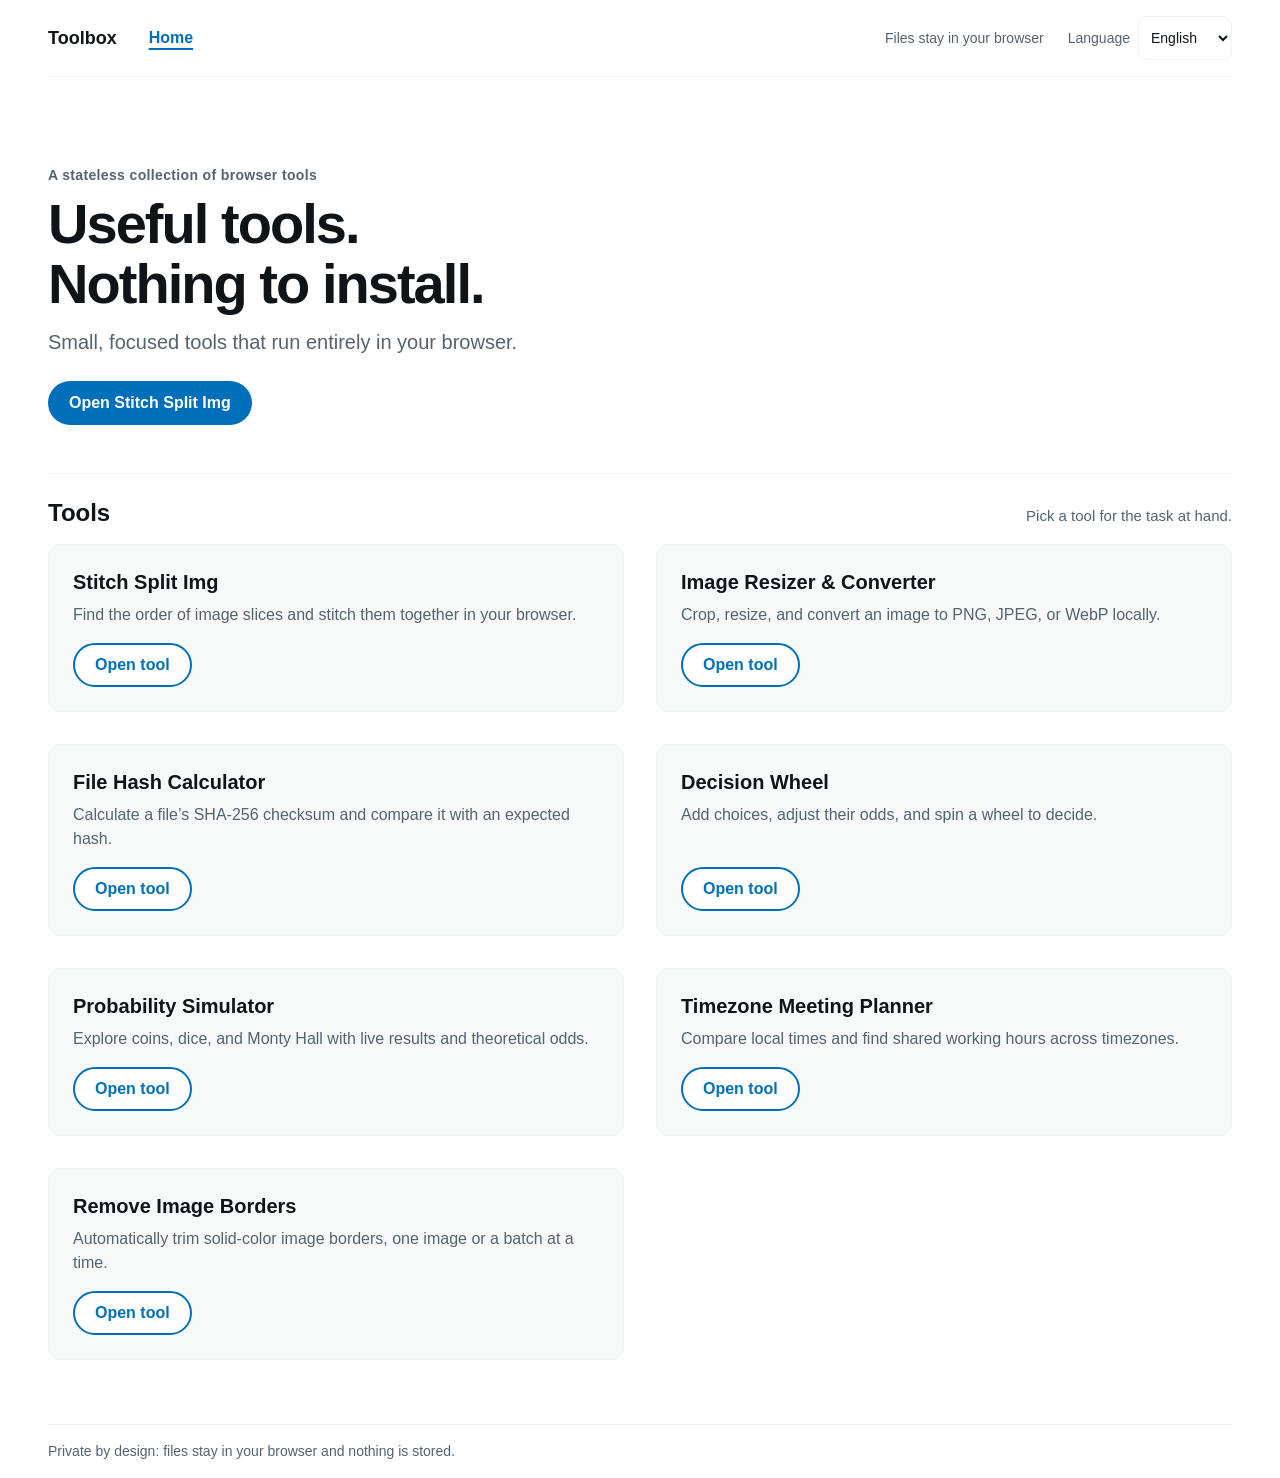
<file: index.html>
<!doctype html>
<html lang="en">
  <head>
    <meta charset="utf-8">
    <meta name="viewport" content="width=device-width, initial-scale=1">
    <meta name="theme-color" content="#FFFFFF">
    <title>Toolbox</title>
    <link rel="stylesheet" href="assets/css/tokens.css">
    <link rel="stylesheet" href="assets/css/base.css">
    <link rel="stylesheet" href="assets/css/components.css">
    <script type="module" src="assets/js/i18n.js"></script>
  </head>
  <body>
    <header class="site-header">
      <span class="site-name">Toolbox</span>
      <nav class="site-nav" aria-label="Main navigation" data-i18n-aria-label="Main navigation">
        <a class="home-link" href="./" aria-current="page" data-i18n="Home">Home</a>
      </nav>
      <p class="header-note" data-i18n="Files stay in your browser">Files stay in your browser</p>
    </header>

    <main class="page-content">
      <section class="hero" aria-labelledby="page-title">
        <p class="eyebrow" data-i18n="A stateless collection of browser tools">A stateless collection of browser tools</p>
        <h1 id="page-title" data-i18n="Useful tools. Nothing to install.">Useful tools. Nothing to install.</h1>
        <p class="hero-purpose" data-i18n="Small, focused tools that run entirely in your browser.">Small, focused tools that run entirely in your browser.</p>
        <a class="pill-link pill-link--primary" href="tools/stitch-split-img/" data-i18n="Open Stitch Split Img">Open Stitch Split Img</a>
      </section>

      <section class="registry-section" aria-labelledby="tools-heading">
        <div class="section-heading">
          <h2 id="tools-heading" data-i18n="Tools">Tools</h2>
          <p data-i18n="Pick a tool for the task at hand.">Pick a tool for the task at hand.</p>
        </div>
        <ul class="tool-grid" id="tool-list" aria-labelledby="tools-heading"></ul>
        <noscript>
          <p class="script-note" data-i18n="Turn on JavaScript to view the tool directory.">Turn on JavaScript to view the tool directory.</p>
        </noscript>
      </section>
    </main>

    <footer class="site-footer">
      <p data-i18n="Private by design: files stay in your browser and nothing is stored.">Private by design: files stay in your browser and nothing is stored.</p>
    </footer>
    <script type="module" src="assets/js/tool-registry.js"></script>
  </body>
</html>
</file>
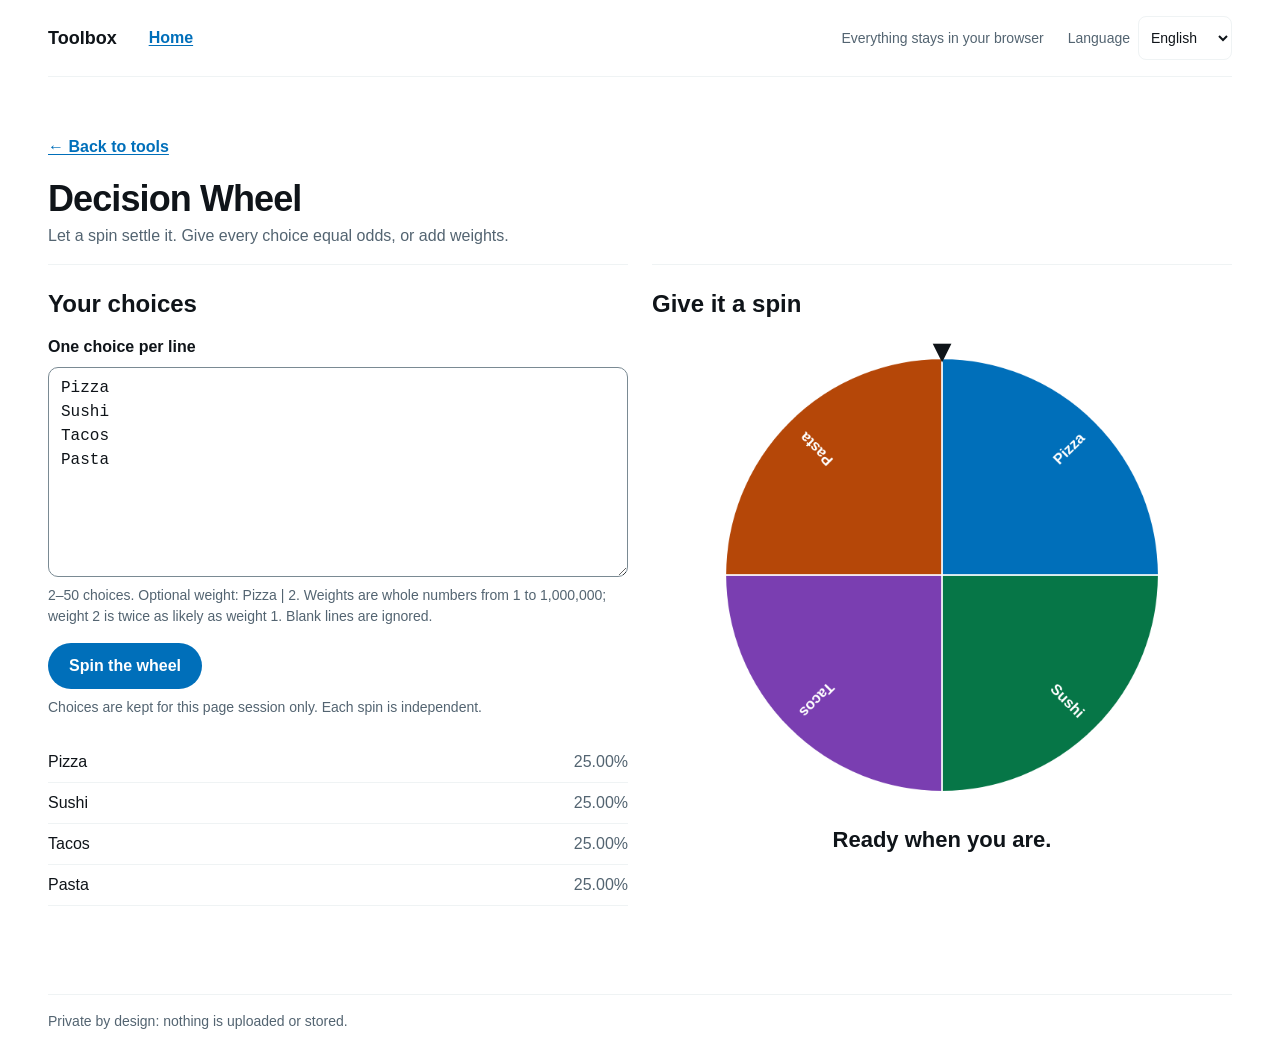
<file: tools/decision-wheel/index.html>
<!doctype html>
<html lang="en">
  <head>
    <meta charset="utf-8">
    <meta name="viewport" content="width=device-width, initial-scale=1">
    <meta name="theme-color" content="#FFFFFF">
    <title data-i18n="Decision Wheel — Toolbox">Decision Wheel — Toolbox</title>
    <link rel="stylesheet" href="../../assets/css/tokens.css">
    <link rel="stylesheet" href="../../assets/css/base.css">
    <link rel="stylesheet" href="../../assets/css/components.css">
    <script type="module" src="../../assets/js/decision-wheel.js"></script>
    <script type="module" src="../../assets/js/i18n.js"></script>
  </head>
  <body>
    <header class="site-header">
      <a class="site-name" href="../../">Toolbox</a>
      <nav class="site-nav" aria-label="Main navigation" data-i18n-aria-label="Main navigation"><a class="home-link" href="../../" data-i18n="Home">Home</a></nav>
      <p class="header-note" data-i18n="Everything stays in your browser">Everything stays in your browser</p>
    </header>
    <main class="page-content tool-page">
      <div class="tool-toolbar"><div class="tool-heading">
        <a class="back-link" href="../../" data-i18n="← Back to tools">← Back to tools</a>
        <h1 data-i18n="Decision Wheel">Decision Wheel</h1><p data-i18n="Let a spin settle it. Give every choice equal odds, or add weights.">Let a spin settle it. Give every choice equal odds, or add weights.</p>
      </div></div>
      <noscript><p class="tool-warning" data-i18n="Turn on JavaScript to use this tool.">Turn on JavaScript to use this tool.</p></noscript>
      <div class="tool-error" id="tool-error" role="alert" hidden></div>
      <div class="report-grid">
        <section class="tool-section" aria-labelledby="choices-heading">
          <div class="section-heading"><h2 id="choices-heading" data-i18n="Your choices">Your choices</h2></div>
          <div class="field-control">
            <label for="choices" data-i18n="One choice per line">One choice per line</label>
            <textarea id="choices" rows="8" maxlength="6000" aria-describedby="choices-hint" spellcheck="false">Pizza
Sushi
Tacos
Pasta</textarea>
            <span class="field-hint" id="choices-hint" data-i18n="2–50 choices. Optional weight: Pizza | 2. Weights are whole numbers from 1 to 1,000,000; weight 2 is twice as likely as weight 1. Blank lines are ignored.">2–50 choices. Optional weight: Pizza | 2. Weights are whole numbers from 1 to 1,000,000; weight 2 is twice as likely as weight 1. Blank lines are ignored.</span>
          </div>
          <div class="download-actions"><button class="pill-link pill-link--primary" id="spin-button" type="button" data-i18n="Spin the wheel">Spin the wheel</button></div>
          <p class="field-hint" data-i18n="Choices are kept for this page session only. Each spin is independent.">Choices are kept for this page session only. Each spin is independent.</p>
          <ul class="choice-odds" id="choice-odds" aria-label="Choices and probabilities" data-i18n-aria-label="Choices and probabilities"></ul>
        </section>
        <section class="tool-section" aria-labelledby="wheel-heading">
          <div class="section-heading"><h2 id="wheel-heading" data-i18n="Give it a spin">Give it a spin</h2></div>
          <div class="wheel-frame">
            <span class="wheel-pointer" aria-hidden="true">▼</span>
            <canvas id="wheel" width="600" height="600" role="img" aria-label="Weighted decision wheel. Choices and odds are listed alongside it." data-i18n-aria-label="Weighted decision wheel. Choices and odds are listed alongside it."></canvas>
          </div>
          <p class="wheel-result" id="wheel-result" role="status" aria-live="polite" data-i18n="Ready when you are.">Ready when you are.</p>
        </section>
      </div>
    </main>
    <footer class="site-footer"><p data-i18n="Private by design: nothing is uploaded or stored.">Private by design: nothing is uploaded or stored.</p></footer>
  </body>
</html>
</file>
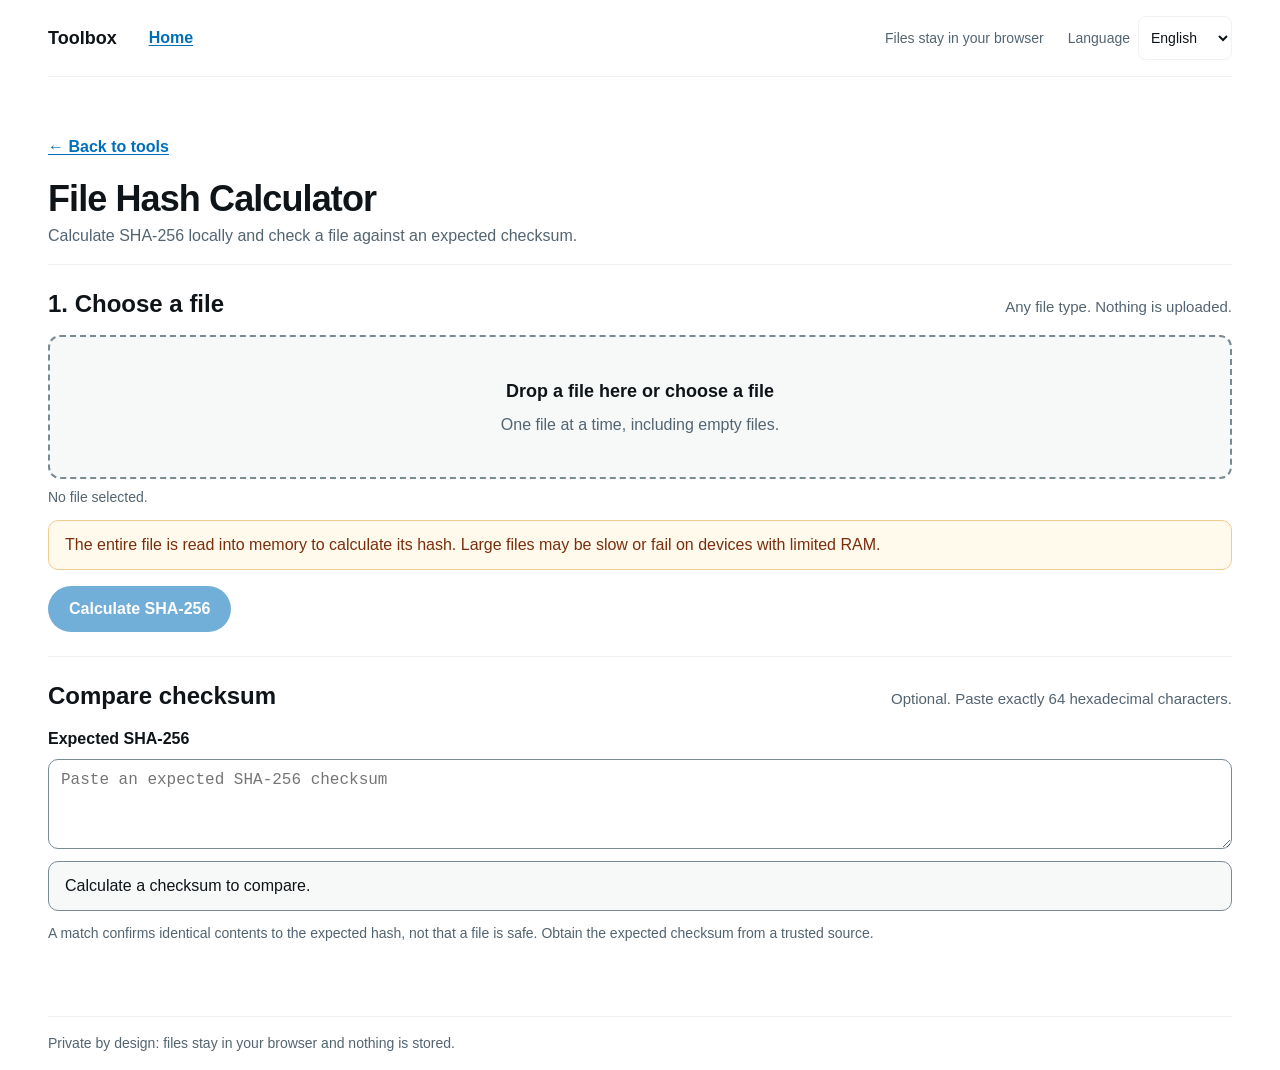
<file: tools/file-hash-calculator/index.html>
<!doctype html>
<html lang="en">
  <head>
    <meta charset="utf-8">
    <meta name="viewport" content="width=device-width, initial-scale=1">
    <meta name="theme-color" content="#FFFFFF">
    <title data-i18n="File Hash Calculator — Toolbox">File Hash Calculator — Toolbox</title>
    <link rel="stylesheet" href="../../assets/css/tokens.css">
    <link rel="stylesheet" href="../../assets/css/base.css">
    <link rel="stylesheet" href="../../assets/css/components.css">
    <script type="module" src="../../assets/js/file-hash-calculator.js"></script>
    <script type="module" src="../../assets/js/i18n.js"></script>
  </head>
  <body>
    <header class="site-header">
      <a class="site-name" href="../../">Toolbox</a>
      <nav class="site-nav" aria-label="Main navigation" data-i18n-aria-label="Main navigation"><a class="home-link" href="../../" data-i18n="Home">Home</a></nav>
      <p class="header-note" data-i18n="Files stay in your browser">Files stay in your browser</p>
    </header>
    <main class="page-content tool-page">
      <div class="tool-toolbar"><div class="tool-heading">
        <a class="back-link" href="../../" data-i18n="← Back to tools">← Back to tools</a>
        <h1 data-i18n="File Hash Calculator">File Hash Calculator</h1><p data-i18n="Calculate SHA-256 locally and check a file against an expected checksum.">Calculate SHA-256 locally and check a file against an expected checksum.</p>
      </div></div>
      <noscript><p class="tool-warning" data-i18n="Turn on JavaScript to use this tool.">Turn on JavaScript to use this tool.</p></noscript>
      <div class="tool-status" id="tool-status" role="status" aria-live="polite"></div>
      <div class="tool-error" id="tool-error" role="alert" hidden></div>
      <section class="tool-section" aria-labelledby="intake-heading">
        <div class="section-heading"><h2 id="intake-heading" data-i18n="1. Choose a file">1. Choose a file</h2><p data-i18n="Any file type. Nothing is uploaded.">Any file type. Nothing is uploaded.</p></div>
        <label class="dropzone" id="dropzone" for="file-input">
          <input class="visually-hidden" id="file-input" type="file" aria-describedby="memory-hint">
          <span class="dropzone-title" data-i18n="Drop a file here or choose a file">Drop a file here or choose a file</span>
          <span class="dropzone-detail" data-i18n="One file at a time, including empty files.">One file at a time, including empty files.</span>
        </label>
        <p class="field-hint" id="file-details" data-i18n="No file selected.">No file selected.</p>
        <p class="tool-warning" id="memory-hint" data-i18n="The entire file is read into memory to calculate its hash. Large files may be slow or fail on devices with limited RAM.">The entire file is read into memory to calculate its hash. Large files may be slow or fail on devices with limited RAM.</p>
        <div class="download-actions"><button class="pill-link pill-link--primary" id="hash-button" type="button" disabled data-i18n="Calculate SHA-256">Calculate SHA-256</button></div>
      </section>
      <section class="tool-section" id="result-section" aria-labelledby="result-heading" hidden>
        <div class="section-heading"><h2 id="result-heading" data-i18n="2. SHA-256 checksum">2. SHA-256 checksum</h2></div>
        <div class="field-control"><label for="hash-result" data-i18n="Hexadecimal checksum">Hexadecimal checksum</label><textarea class="hash-output" id="hash-result" rows="3" readonly spellcheck="false"></textarea></div>
        <div class="download-actions"><button class="pill-link pill-link--secondary" id="copy-hash" type="button" data-i18n="Copy checksum">Copy checksum</button></div>
      </section>
      <section class="tool-section" aria-labelledby="compare-heading">
        <div class="section-heading"><h2 id="compare-heading" data-i18n="Compare checksum">Compare checksum</h2><p data-i18n="Optional. Paste exactly 64 hexadecimal characters.">Optional. Paste exactly 64 hexadecimal characters.</p></div>
        <div class="field-control"><label for="expected-hash" data-i18n="Expected SHA-256">Expected SHA-256</label><textarea id="expected-hash" rows="3" spellcheck="false" aria-describedby="comparison" placeholder="Paste an expected SHA-256 checksum" data-i18n-placeholder="Paste an expected SHA-256 checksum"></textarea></div>
        <p class="tool-status" id="comparison" role="status" aria-live="polite" data-i18n="Calculate a checksum to compare.">Calculate a checksum to compare.</p>
        <p class="field-hint" data-i18n="A match confirms identical contents to the expected hash, not that a file is safe. Obtain the expected checksum from a trusted source.">A match confirms identical contents to the expected hash, not that a file is safe. Obtain the expected checksum from a trusted source.</p>
      </section>
    </main>
    <footer class="site-footer"><p data-i18n="Private by design: files stay in your browser and nothing is stored.">Private by design: files stay in your browser and nothing is stored.</p></footer>
  </body>
</html>
</file>
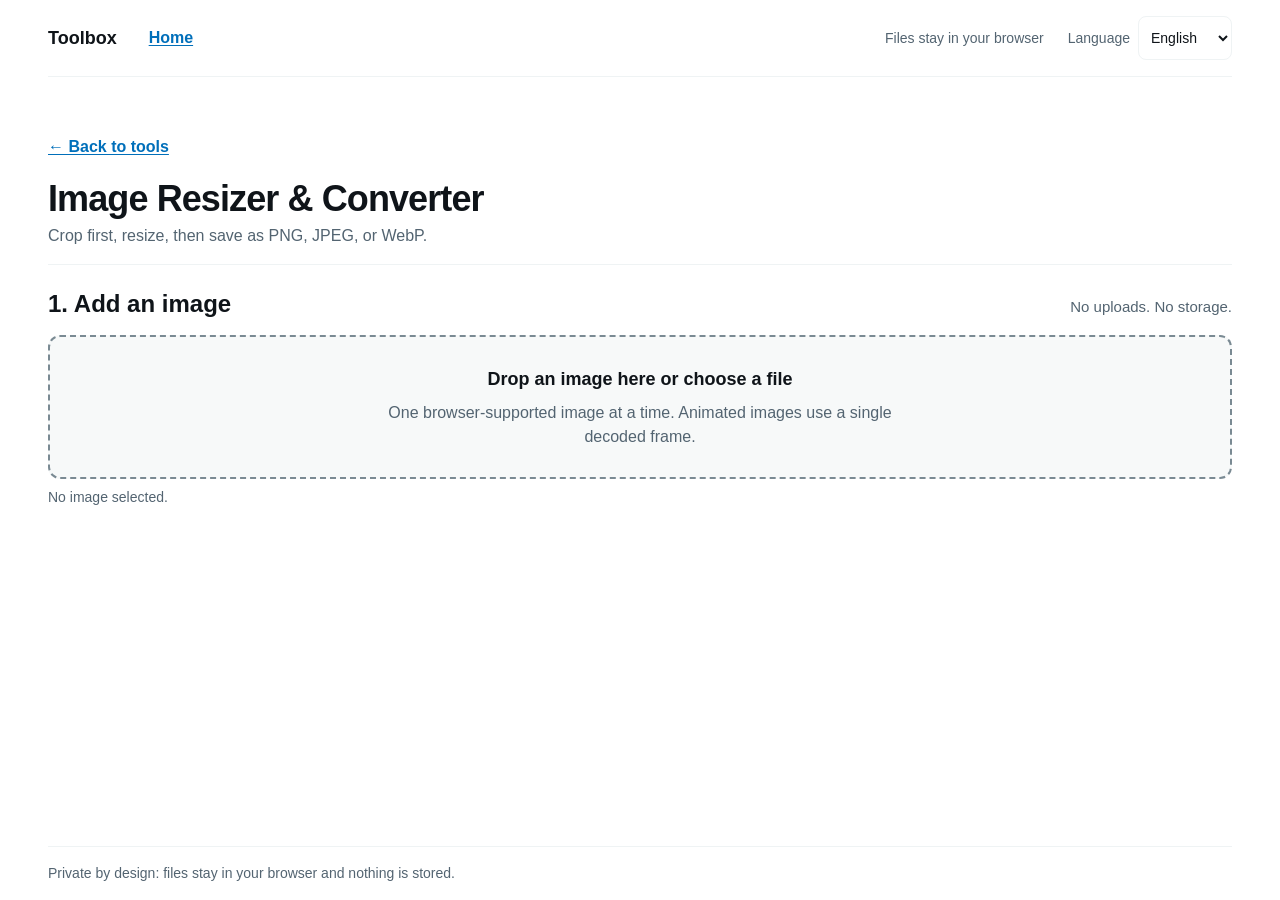
<file: tools/image-resizer-converter/index.html>
<!doctype html>
<html lang="en">
  <head>
    <meta charset="utf-8">
    <meta name="viewport" content="width=device-width, initial-scale=1">
    <meta name="theme-color" content="#FFFFFF">
    <title data-i18n="Image Resizer &amp; Converter — Toolbox">Image Resizer &amp; Converter — Toolbox</title>
    <link rel="stylesheet" href="../../assets/css/tokens.css">
    <link rel="stylesheet" href="../../assets/css/base.css">
    <link rel="stylesheet" href="../../assets/css/components.css">
    <script type="module" src="../../assets/js/image-resizer-converter.js"></script>
    <script type="module" src="../../assets/js/i18n.js"></script>
  </head>
  <body>
    <header class="site-header">
      <a class="site-name" href="../../">Toolbox</a>
      <nav class="site-nav" aria-label="Main navigation" data-i18n-aria-label="Main navigation"><a class="home-link" href="../../" data-i18n="Home">Home</a></nav>
      <p class="header-note" data-i18n="Files stay in your browser">Files stay in your browser</p>
    </header>
    <main class="page-content tool-page">
      <div class="tool-toolbar"><div class="tool-heading">
        <a class="back-link" href="../../" data-i18n="← Back to tools">← Back to tools</a>
        <h1 data-i18n="Image Resizer &amp; Converter">Image Resizer &amp; Converter</h1>
        <p data-i18n="Crop first, resize, then save as PNG, JPEG, or WebP.">Crop first, resize, then save as PNG, JPEG, or WebP.</p>
      </div></div>
      <noscript><p class="tool-warning" data-i18n="Turn on JavaScript to use this tool.">Turn on JavaScript to use this tool.</p></noscript>
      <div class="tool-status" id="tool-status" role="status" aria-live="polite"></div>
      <div class="tool-error" id="tool-error" role="alert" hidden></div>
      <section class="tool-section" aria-labelledby="intake-heading">
        <div class="section-heading"><h2 id="intake-heading" data-i18n="1. Add an image">1. Add an image</h2><p data-i18n="No uploads. No storage.">No uploads. No storage.</p></div>
        <label class="dropzone" id="dropzone" for="image-input">
          <input class="visually-hidden" id="image-input" type="file" accept="image/*" aria-describedby="image-hint">
          <span class="dropzone-title" data-i18n="Drop an image here or choose a file">Drop an image here or choose a file</span>
          <span class="dropzone-detail" id="image-hint" data-i18n="One browser-supported image at a time. Animated images use a single decoded frame.">One browser-supported image at a time. Animated images use a single decoded frame.</span>
        </label>
        <p class="field-hint" id="file-details" data-i18n="No image selected.">No image selected.</p>
      </section>
      <form id="image-form" hidden>
        <section class="tool-section" aria-labelledby="crop-heading">
          <div class="section-heading"><h2 id="crop-heading" data-i18n="2. Crop">2. Crop</h2><p data-i18n="Coordinates are in original image pixels, starting at the top-left.">Coordinates are in original image pixels, starting at the top-left.</p></div>
          <div class="compact-grid">
            <div class="field-control"><label for="crop-x" data-i18n="Left (px)">Left (px)</label><input id="crop-x" type="number" min="0" step="1" required></div>
            <div class="field-control"><label for="crop-y" data-i18n="Top (px)">Top (px)</label><input id="crop-y" type="number" min="0" step="1" required></div>
            <div class="field-control"><label for="crop-width" data-i18n="Crop width (px)">Crop width (px)</label><input id="crop-width" type="number" min="1" step="1" required></div>
            <div class="field-control"><label for="crop-height" data-i18n="Crop height (px)">Crop height (px)</label><input id="crop-height" type="number" min="1" step="1" required></div>
          </div>
          <div class="download-actions"><button class="pill-link pill-link--secondary" id="reset-crop" type="button" data-i18n="Use full image">Use full image</button></div>
          <p class="field-hint" id="crop-description" data-i18n="The outlined region is kept. Everything outside it is removed.">The outlined region is kept. Everything outside it is removed.</p>
          <div class="preview-frame"><canvas id="source-preview" role="img" aria-label="Original image with crop outline" data-i18n-aria-label="Original image with crop outline" aria-describedby="crop-description"></canvas></div>
        </section>
        <section class="tool-section" aria-labelledby="resize-heading">
          <div class="section-heading"><h2 id="resize-heading" data-i18n="3. Resize &amp; convert">3. Resize &amp; convert</h2><p data-i18n="Aspect ratio follows the cropped region.">Aspect ratio follows the cropped region.</p></div>
          <div class="compact-grid">
            <div class="field-control"><label for="output-width" data-i18n="Output width (px)">Output width (px)</label><input id="output-width" type="number" min="1" step="1" required></div>
            <div class="field-control"><label for="output-height" data-i18n="Output height (px)">Output height (px)</label><input id="output-height" type="number" min="1" step="1" required></div>
            <div class="field-control"><label for="output-format" data-i18n="Format">Format</label><select id="output-format"><option value="image/png">PNG</option><option value="image/jpeg">JPEG</option><option value="image/webp">WebP</option></select></div>
            <div class="field-control"><label for="quality" data-i18n="Quality (%)">Quality (%)</label><input id="quality" type="number" min="1" max="100" step="1" value="92" disabled aria-describedby="quality-hint"><span class="field-hint" id="quality-hint" data-i18n="JPEG and WebP only.">JPEG and WebP only.</span></div>
          </div>
          <label class="checkbox-control"><input id="lock-ratio" type="checkbox" checked><span data-i18n="Keep aspect ratio">Keep aspect ratio</span></label>
          <p class="field-hint" data-i18n="JPEG uses a white background for transparent pixels. PNG and WebP retain transparency. Large images may exceed browser memory or canvas limits.">JPEG uses a white background for transparent pixels. PNG and WebP retain transparency. Large images may exceed browser memory or canvas limits.</p>
          <div class="download-actions"><button class="pill-link pill-link--primary" id="convert-button" type="submit" data-i18n="Create image">Create image</button></div>
        </section>
      </form>
      <section class="tool-section" id="result-section" aria-labelledby="result-heading" hidden>
        <div class="section-heading"><h2 id="result-heading" data-i18n="4. Result">4. Result</h2><p id="result-details"></p></div>
        <div class="preview-frame"><img id="result-preview" alt="Converted image preview" data-i18n-alt="Converted image preview"></div>
        <p class="field-hint" id="size-comparison"></p>
        <div class="download-actions"><a class="pill-link pill-link--primary" id="download-image" data-i18n="Download image">Download image</a></div>
      </section>
    </main>
    <footer class="site-footer"><p data-i18n="Private by design: files stay in your browser and nothing is stored.">Private by design: files stay in your browser and nothing is stored.</p></footer>
  </body>
</html>
</file>
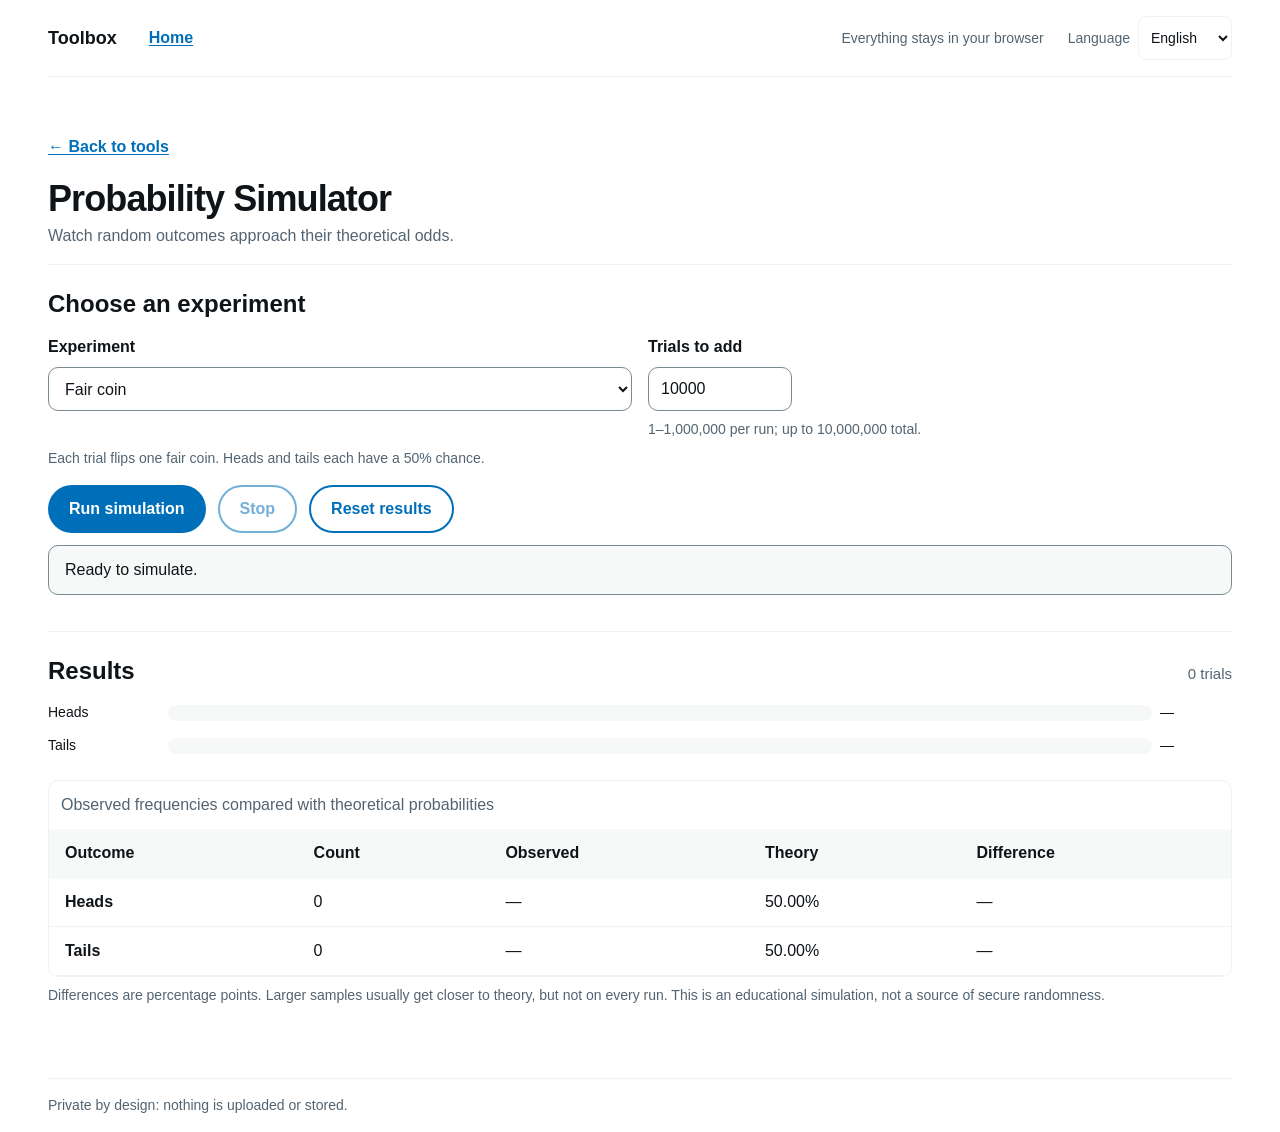
<file: tools/probability-simulator/index.html>
<!doctype html>
<html lang="en">
  <head>
    <meta charset="utf-8">
    <meta name="viewport" content="width=device-width, initial-scale=1">
    <meta name="theme-color" content="#FFFFFF">
    <title data-i18n="Probability Simulator — Toolbox">Probability Simulator — Toolbox</title>
    <link rel="stylesheet" href="../../assets/css/tokens.css">
    <link rel="stylesheet" href="../../assets/css/base.css">
    <link rel="stylesheet" href="../../assets/css/components.css">
    <script type="module" src="../../assets/js/probability-simulator.js"></script>
    <script type="module" src="../../assets/js/i18n.js"></script>
  </head>
  <body>
    <header class="site-header">
      <a class="site-name" href="../../">Toolbox</a>
      <nav class="site-nav" aria-label="Main navigation" data-i18n-aria-label="Main navigation"><a class="home-link" href="../../" data-i18n="Home">Home</a></nav>
      <p class="header-note" data-i18n="Everything stays in your browser">Everything stays in your browser</p>
    </header>
    <main class="page-content tool-page">
      <div class="tool-toolbar"><div class="tool-heading">
        <a class="back-link" href="../../" data-i18n="← Back to tools">← Back to tools</a>
        <h1 data-i18n="Probability Simulator">Probability Simulator</h1><p data-i18n="Watch random outcomes approach their theoretical odds.">Watch random outcomes approach their theoretical odds.</p>
      </div></div>
      <noscript><p class="tool-warning" data-i18n="Turn on JavaScript to use this tool.">Turn on JavaScript to use this tool.</p></noscript>
      <div class="tool-error" id="tool-error" role="alert" hidden></div>
      <section class="tool-section" aria-labelledby="setup-heading">
        <div class="section-heading"><h2 id="setup-heading" data-i18n="Choose an experiment">Choose an experiment</h2></div>
        <form id="simulation-form">
          <div class="compact-grid">
            <div class="field-control"><label for="experiment" data-i18n="Experiment">Experiment</label><select id="experiment"><option value="coin" data-i18n="Fair coin">Fair coin</option><option value="dice" data-i18n="Six-sided die">Six-sided die</option><option value="monty" data-i18n="Monty Hall">Monty Hall</option></select></div>
            <div class="field-control"><label for="trials" data-i18n="Trials to add">Trials to add</label><input id="trials" type="number" min="1" max="1000000" step="1" value="10000" required aria-describedby="trials-hint"><span class="field-hint" id="trials-hint" data-i18n="1–1,000,000 per run; up to 10,000,000 total.">1–1,000,000 per run; up to 10,000,000 total.</span></div>
          </div>
          <p class="field-hint" id="experiment-description"></p>
          <div class="download-actions">
            <button class="pill-link pill-link--primary" id="run-button" type="submit" data-i18n="Run simulation">Run simulation</button>
            <button class="pill-link pill-link--secondary" id="stop-button" type="button" disabled data-i18n="Stop">Stop</button>
            <button class="pill-link pill-link--secondary" id="reset-button" type="button" data-i18n="Reset results">Reset results</button>
          </div>
        </form>
        <div class="tool-status" id="tool-status" role="status" aria-live="polite" data-i18n="Ready to simulate.">Ready to simulate.</div>
        <progress id="simulation-progress" max="1" value="0" aria-label="Simulation progress" data-i18n-aria-label="Simulation progress" hidden></progress>
      </section>
      <section class="tool-section" aria-labelledby="results-heading">
        <div class="section-heading"><h2 id="results-heading" data-i18n="Results">Results</h2><p id="total-trials" data-i18n="0 trials">0 trials</p></div>
        <div id="outcome-chart" class="outcome-chart" role="img" aria-label="Observed probabilities. Exact values are in the table below." data-i18n-aria-label="Observed probabilities. Exact values are in the table below."></div>
        <div class="table-scroll" tabindex="0" role="region" aria-label="Simulation result table" data-i18n-aria-label="Simulation result table">
          <table class="data-table"><caption data-i18n="Observed frequencies compared with theoretical probabilities">Observed frequencies compared with theoretical probabilities</caption><thead><tr><th scope="col" data-i18n="Outcome">Outcome</th><th scope="col" data-i18n="Count">Count</th><th scope="col" data-i18n="Observed">Observed</th><th scope="col" data-i18n="Theory">Theory</th><th scope="col" data-i18n="Difference">Difference</th></tr></thead><tbody id="results-body"></tbody></table>
        </div>
        <p class="field-hint" data-i18n="Differences are percentage points. Larger samples usually get closer to theory, but not on every run. This is an educational simulation, not a source of secure randomness.">Differences are percentage points. Larger samples usually get closer to theory, but not on every run. This is an educational simulation, not a source of secure randomness.</p>
      </section>
    </main>
    <footer class="site-footer"><p data-i18n="Private by design: nothing is uploaded or stored.">Private by design: nothing is uploaded or stored.</p></footer>
  </body>
</html>
</file>
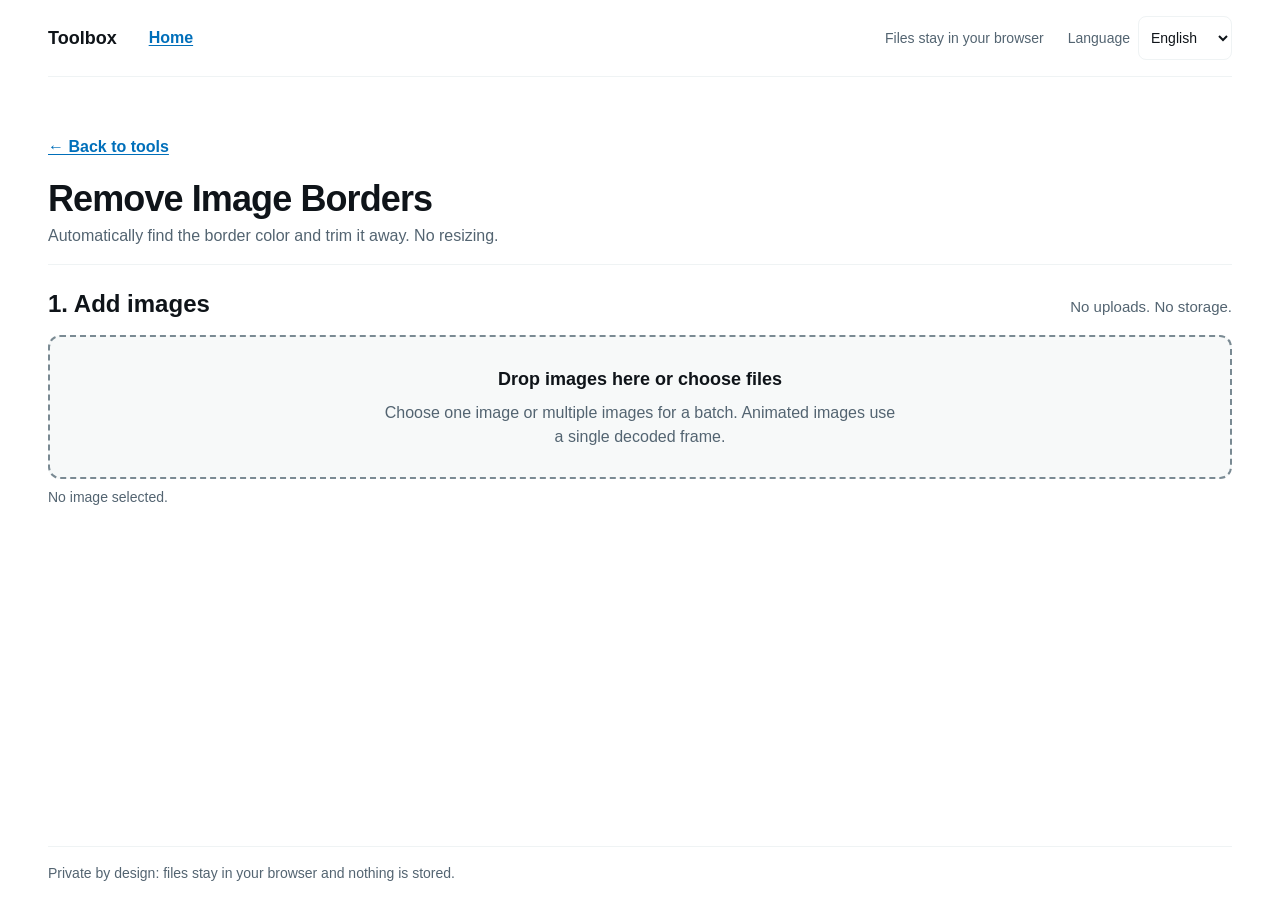
<file: tools/remove-image-borders/index.html>
<!doctype html>
<html lang="en">
  <head>
    <meta charset="utf-8">
    <meta name="viewport" content="width=device-width, initial-scale=1">
    <meta name="theme-color" content="#FFFFFF">
    <title data-i18n="Remove Image Borders — Toolbox">Remove Image Borders — Toolbox</title>
    <link rel="stylesheet" href="../../assets/css/tokens.css">
    <link rel="stylesheet" href="../../assets/css/base.css">
    <link rel="stylesheet" href="../../assets/css/components.css">
    <script type="module" src="../../assets/js/remove-image-borders.js"></script>
    <script type="module" src="../../assets/js/i18n.js"></script>
  </head>
  <body>
    <header class="site-header">
      <a class="site-name" href="../../">Toolbox</a>
      <nav class="site-nav" aria-label="Main navigation" data-i18n-aria-label="Main navigation"><a class="home-link" href="../../" data-i18n="Home">Home</a></nav>
      <p class="header-note" data-i18n="Files stay in your browser">Files stay in your browser</p>
    </header>
    <main class="page-content tool-page">
      <div class="tool-toolbar"><div class="tool-heading">
        <a class="back-link" href="../../" data-i18n="← Back to tools">← Back to tools</a>
        <h1 data-i18n="Remove Image Borders">Remove Image Borders</h1>
        <p data-i18n="Automatically find the border color and trim it away. No resizing.">Automatically find the border color and trim it away. No resizing.</p>
      </div></div>
      <noscript><p class="tool-warning" data-i18n="Turn on JavaScript to use this tool.">Turn on JavaScript to use this tool.</p></noscript>
      <div class="tool-status" id="tool-status" role="status" aria-live="polite"></div>
      <div class="tool-error" id="tool-error" role="alert" hidden></div>
      <section class="tool-section" aria-labelledby="intake-heading">
        <div class="section-heading"><h2 id="intake-heading" data-i18n="1. Add images">1. Add images</h2><p data-i18n="No uploads. No storage.">No uploads. No storage.</p></div>
        <label class="dropzone" id="dropzone" for="image-input">
          <input class="visually-hidden" id="image-input" type="file" accept="image/*" multiple aria-describedby="image-hint">
          <span class="dropzone-title" data-i18n="Drop images here or choose files">Drop images here or choose files</span>
          <span class="dropzone-detail" id="image-hint" data-i18n="Choose one image or multiple images for a batch. Animated images use a single decoded frame.">Choose one image or multiple images for a batch. Animated images use a single decoded frame.</span>
        </label>
        <p class="field-hint" id="file-details" data-i18n="No image selected.">No image selected.</p>
      </section>
      <form id="border-form" hidden>
        <section class="tool-section" aria-labelledby="options-heading">
          <div class="section-heading"><h2 id="options-heading" data-i18n="2. Border removal options">2. Border removal options</h2><p data-i18n="Detects black, white, other solid colors, and transparency.">Detects black, white, other solid colors, and transparency.</p></div>
          <div class="compact-grid">
            <div class="field-control"><label for="border-tolerance" data-i18n="Color tolerance">Color tolerance</label><input id="border-tolerance" type="number" min="0" max="64" step="1" value="32" required aria-describedby="tolerance-hint"><span class="field-hint" id="tolerance-hint" data-i18n="0 = exact match. Default 32 removes near-matching pixels, including compression noise; raise up to 64 if a thin border remains.">0 = exact match. Default 32 removes near-matching pixels, including compression noise; raise up to 64 if a thin border remains.</span></div>
            <div class="field-control"><label for="output-format" data-i18n="Save format">Save format</label><select id="output-format"><option value="image/jpeg">JPG</option><option value="image/png">PNG</option><option value="image/webp">WebP</option></select></div>
            <div class="field-control"><label for="quality" data-i18n="Quality (%)">Quality (%)</label><input id="quality" type="number" min="1" max="100" step="1" value="100" required aria-describedby="quality-hint"><span class="field-hint" id="quality-hint" data-i18n="JPEG and WebP only. JPEG fills transparency with white.">JPEG and WebP only. JPEG fills transparency with white.</span></div>
          </div>
          <p class="field-hint"><span data-i18n="Review the result before downloading: matching content at an image's edge cannot always be distinguished from a border. Higher tolerance can remove more content. Need a precise crop? Use">Review the result before downloading: matching content at an image's edge cannot always be distinguished from a border. Higher tolerance can remove more content. Need a precise crop? Use</span> <a href="../image-resizer-converter/" data-i18n="Image Resizer &amp; Converter">Image Resizer &amp; Converter</a>.</p>
          <p class="field-hint" data-i18n="Up to 16,384 pixels per side and 32 million pixels total. Large images still need substantial memory.">Up to 16,384 pixels per side and 32 million pixels total. Large images still need substantial memory.</p>
          <div class="download-actions"><button class="pill-link pill-link--primary" id="remove-borders" type="submit" data-i18n="Detect &amp; remove borders">Detect &amp; remove borders</button></div>
        </section>
      </form>
      <div class="report-grid">
        <section class="tool-section" id="source-section" aria-labelledby="source-heading" hidden>
          <div class="section-heading"><h2 id="source-heading" data-i18n="Original image">Original image</h2><p id="source-dimensions"></p></div>
          <div class="preview-frame"><canvas id="source-preview" role="img" aria-label="Original image; the outlined region is kept after detection" data-i18n-aria-label="Original image; the outlined region is kept after detection" aria-describedby="source-description"></canvas></div>
          <p class="field-hint" id="source-description" data-i18n="After detection, the outline shows the retained region.">After detection, the outline shows the retained region.</p>
        </section>
        <section class="tool-section" id="result-section" aria-labelledby="result-heading" hidden>
          <div class="section-heading"><h2 id="result-heading" data-i18n="Trimmed image">Trimmed image</h2><p id="result-dimensions"></p></div>
          <p class="field-hint" id="border-report"></p>
          <div class="preview-frame"><img id="result-preview" alt="Image with its solid-color border removed" data-i18n-alt="Image with its solid-color border removed"></div>
          <p class="field-hint" id="result-details"></p>
          <div class="download-actions"><a class="pill-link pill-link--primary" id="download-image" data-i18n="Download trimmed image">Download trimmed image</a></div>
        </section>
      </div>
      <section class="tool-section" id="batch-section" aria-labelledby="batch-heading" hidden>
        <div class="section-heading"><h2 id="batch-heading" data-i18n="Batch results">Batch results</h2><p data-i18n="Images are processed one at a time using the same options.">Images are processed one at a time using the same options.</p></div>
        <div class="download-actions"><button class="pill-link pill-link--primary" id="download-batch" type="button" disabled data-i18n="Download all trimmed images (ZIP)">Download all trimmed images (ZIP)</button></div>
        <p class="field-hint" data-i18n="Only successfully trimmed images are included. Review each preview before downloading. Images without a removable border are skipped.">Only successfully trimmed images are included. Review each preview before downloading. Images without a removable border are skipped.</p>
        <div class="report-grid" id="batch-results"></div>
      </section>
    </main>
    <footer class="site-footer"><p data-i18n="Private by design: files stay in your browser and nothing is stored.">Private by design: files stay in your browser and nothing is stored.</p></footer>
  </body>
</html>
</file>
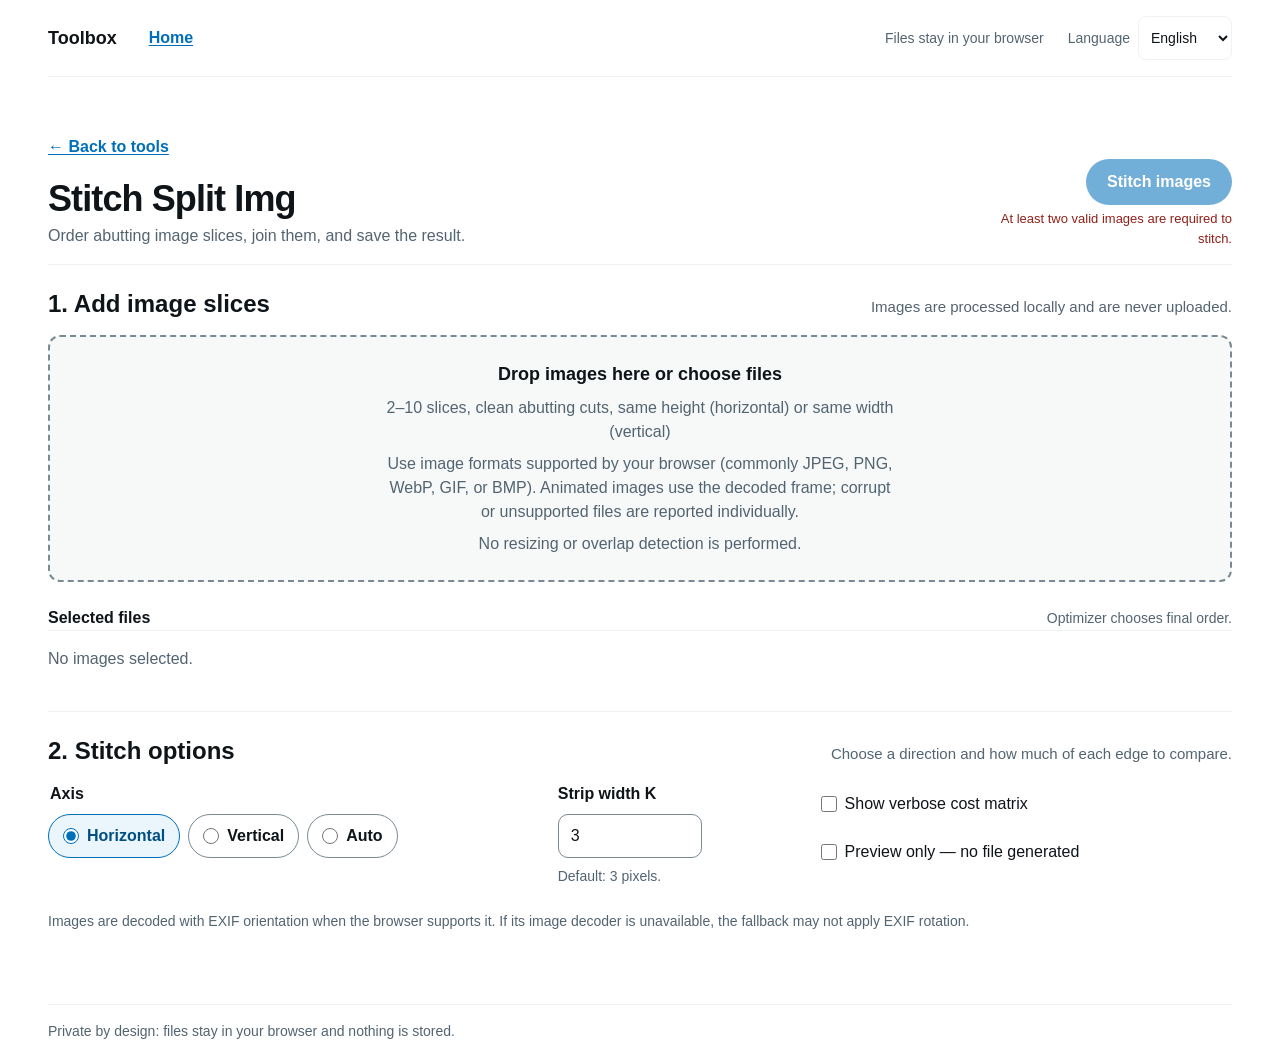
<file: tools/stitch-split-img/index.html>
<!doctype html>
<html lang="en">
  <head>
    <meta charset="utf-8">
    <meta name="viewport" content="width=device-width, initial-scale=1">
    <meta name="theme-color" content="#FFFFFF">
    <title data-i18n="Stitch Split Img — Toolbox">Stitch Split Img — Toolbox</title>
    <link rel="stylesheet" href="../../assets/css/tokens.css">
    <link rel="stylesheet" href="../../assets/css/base.css">
    <link rel="stylesheet" href="../../assets/css/components.css">
    <script type="module" src="../../assets/js/stitch-split-img.js"></script>
    <script type="module" src="../../assets/js/i18n.js"></script>
  </head>
  <body>
    <header class="site-header">
      <a class="site-name" href="../../">Toolbox</a>
      <nav class="site-nav" aria-label="Main navigation" data-i18n-aria-label="Main navigation">
        <a class="home-link" href="../../" data-i18n="Home">Home</a>
      </nav>
      <p class="header-note" data-i18n="Files stay in your browser">Files stay in your browser</p>
    </header>

    <main class="page-content tool-page">
      <div class="tool-toolbar">
        <div class="tool-heading">
          <a class="back-link" href="../../" data-i18n="← Back to tools">← Back to tools</a>
          <h1 data-i18n="Stitch Split Img">Stitch Split Img</h1>
          <p data-i18n="Order abutting image slices, join them, and save the result.">Order abutting image slices, join them, and save the result.</p>
        </div>
        <div class="run-action">
          <button class="pill-link pill-link--primary stitch-button" id="stitch-button" type="button" disabled data-i18n="Stitch images">
            Stitch images
          </button>
          <p class="run-explanation" id="file-count-hint" role="status" aria-live="polite" data-i18n="At least two valid images are required.">At least two valid images are required.</p>
        </div>
      </div>

      <div class="tool-status" id="tool-status" role="status" aria-live="polite"></div>
      <div class="tool-error" id="run-error" role="alert" hidden></div>
      <div class="tool-warning" id="large-job-warning" role="status" hidden></div>

      <section class="tool-section intake-section" aria-labelledby="intake-heading">
        <div class="section-heading">
          <h2 id="intake-heading" data-i18n="1. Add image slices">1. Add image slices</h2>
          <p data-i18n="Images are processed locally and are never uploaded.">Images are processed locally and are never uploaded.</p>
        </div>

        <label class="dropzone" id="dropzone" for="image-input">
          <input
            class="visually-hidden"
            id="image-input"
            type="file"
            accept="image/*"
            multiple
            aria-label="Choose image slices" data-i18n-aria-label="Choose image slices"
            aria-describedby="image-constraints-hint image-format-hint processing-limit-hint"
          >
          <span class="dropzone-title" data-i18n="Drop images here or choose files">Drop images here or choose files</span>
          <span class="dropzone-detail" id="image-constraints-hint" data-i18n="2–10 slices, clean abutting cuts, same height (horizontal) or same width (vertical)">2–10 slices, clean abutting cuts, same height (horizontal) or same width (vertical)</span>
          <span class="dropzone-detail" id="image-format-hint" data-i18n="Use image formats supported by your browser (commonly JPEG, PNG, WebP, GIF, or BMP). Animated images use the decoded frame; corrupt or unsupported files are reported individually.">Use image formats supported by your browser (commonly JPEG, PNG, WebP, GIF, or BMP). Animated images use the decoded frame; corrupt or unsupported files are reported individually.</span>
          <span class="dropzone-detail" id="processing-limit-hint" data-i18n="No resizing or overlap detection is performed.">No resizing or overlap detection is performed.</span>
        </label>
        <div class="file-list-heading">
          <h3 data-i18n="Selected files">Selected files</h3>
          <p data-i18n="Optimizer chooses final order.">Optimizer chooses final order.</p>
        </div>
        <ul class="file-list" id="file-list" aria-label="Selected image files" data-i18n-aria-label="Selected image files">
          <li class="file-list-empty" id="empty-files" data-i18n="No images selected.">No images selected.</li>
        </ul>
      </section>

      <section class="tool-section options-section" aria-labelledby="options-heading">
        <div class="section-heading">
          <h2 id="options-heading" data-i18n="2. Stitch options">2. Stitch options</h2>
          <p data-i18n="Choose a direction and how much of each edge to compare.">Choose a direction and how much of each edge to compare.</p>
        </div>

        <div class="options-grid">
          <fieldset class="axis-control">
            <legend data-i18n="Axis">Axis</legend>
            <div class="segmented-control">
              <label><input type="radio" name="axis" value="horizontal" checked><span data-i18n="Horizontal">Horizontal</span></label>
              <label><input type="radio" name="axis" value="vertical"><span data-i18n="Vertical">Vertical</span></label>
              <label><input type="radio" name="axis" value="auto"><span data-i18n="Auto">Auto</span></label>
            </div>
          </fieldset>

          <div class="field-control">
            <label for="strip-width" data-i18n="Strip width K">Strip width K</label>
            <input id="strip-width" name="strip-width" type="number" min="1" step="1" value="3" inputmode="numeric" aria-describedby="strip-width-hint strip-width-error">
            <span class="field-hint" id="strip-width-hint" data-i18n="Default: 3 pixels.">Default: 3 pixels.</span>
            <span class="field-error" id="strip-width-error" hidden></span>
          </div>

          <div class="checkbox-controls">
            <label class="checkbox-control"><input id="verbose-matrix" type="checkbox"><span data-i18n="Show verbose cost matrix">Show verbose cost matrix</span></label>
            <label class="checkbox-control"><input id="preview-only" type="checkbox"><span data-i18n="Preview only — no file generated">Preview only — no file generated</span></label>
          </div>
        </div>
      </section>

      <p class="exif-note" data-i18n="Images are decoded with EXIF orientation when the browser supports it. If its image decoder is unavailable, the fallback may not apply EXIF rotation.">Images are decoded with EXIF orientation when the browser supports it. If its image decoder is unavailable, the fallback may not apply EXIF rotation.</p>

      <section class="tool-section report-section" id="report-section" aria-labelledby="report-heading" hidden>
        <div class="section-heading">
          <h2 id="report-heading" data-i18n="3. Stitch report">3. Stitch report</h2>
          <p id="report-axis"></p>
        </div>
        <div id="report-notes" class="report-notes"></div>
        <div class="report-grid">
          <div>
            <h3 data-i18n="Recommended order">Recommended order</h3>
            <ol class="ordered-files" id="ordered-files"></ol>
            <dl class="cost-summary" id="cost-summary"></dl>
            <h3 data-i18n="Seam costs">Seam costs</h3>
            <ul class="seam-costs" id="seam-costs"></ul>
          </div>
          <section class="matrix-section" id="matrix-section" aria-labelledby="matrix-heading" hidden>
            <h3 id="matrix-heading" data-i18n="Directed cost matrix">Directed cost matrix</h3>
            <div class="matrix-scroll" id="matrix-scroll" tabindex="0" aria-label="Scrollable directed seam cost matrix" data-i18n-aria-label="Scrollable directed seam cost matrix">
              <table class="cost-matrix" id="cost-matrix"></table>
            </div>
          </section>
        </div>
      </section>

      <section class="tool-section preview-section" id="preview-section" aria-labelledby="preview-heading" hidden>
        <div class="section-heading">
          <h2 id="preview-heading" data-i18n="4. Preview">4. Preview</h2>
          <p id="preview-dimensions"></p>
        </div>
        <p id="preview-only-note" class="tool-warning" hidden data-i18n="Preview only — no file generated.">Preview only — no file generated.</p>
        <div class="preview-frame">
          <canvas id="result-preview" aria-label="Stitched image preview" data-i18n-aria-label="Stitched image preview" aria-describedby="preview-description"></canvas>
        </div>
        <p class="field-hint" id="preview-description"></p>
        <div class="download-actions" id="download-actions" hidden>
          <button class="pill-link pill-link--primary" id="download-jpeg" type="button" data-i18n="Download JPEG">Download JPEG</button>
          <button class="pill-link pill-link--secondary" id="download-png" type="button" data-i18n="Download PNG">Download PNG</button>
        </div>
      </section>
    </main>

    <footer class="site-footer">
      <p data-i18n="Private by design: files stay in your browser and nothing is stored.">Private by design: files stay in your browser and nothing is stored.</p>
    </footer>
  </body>
</html>
</file>
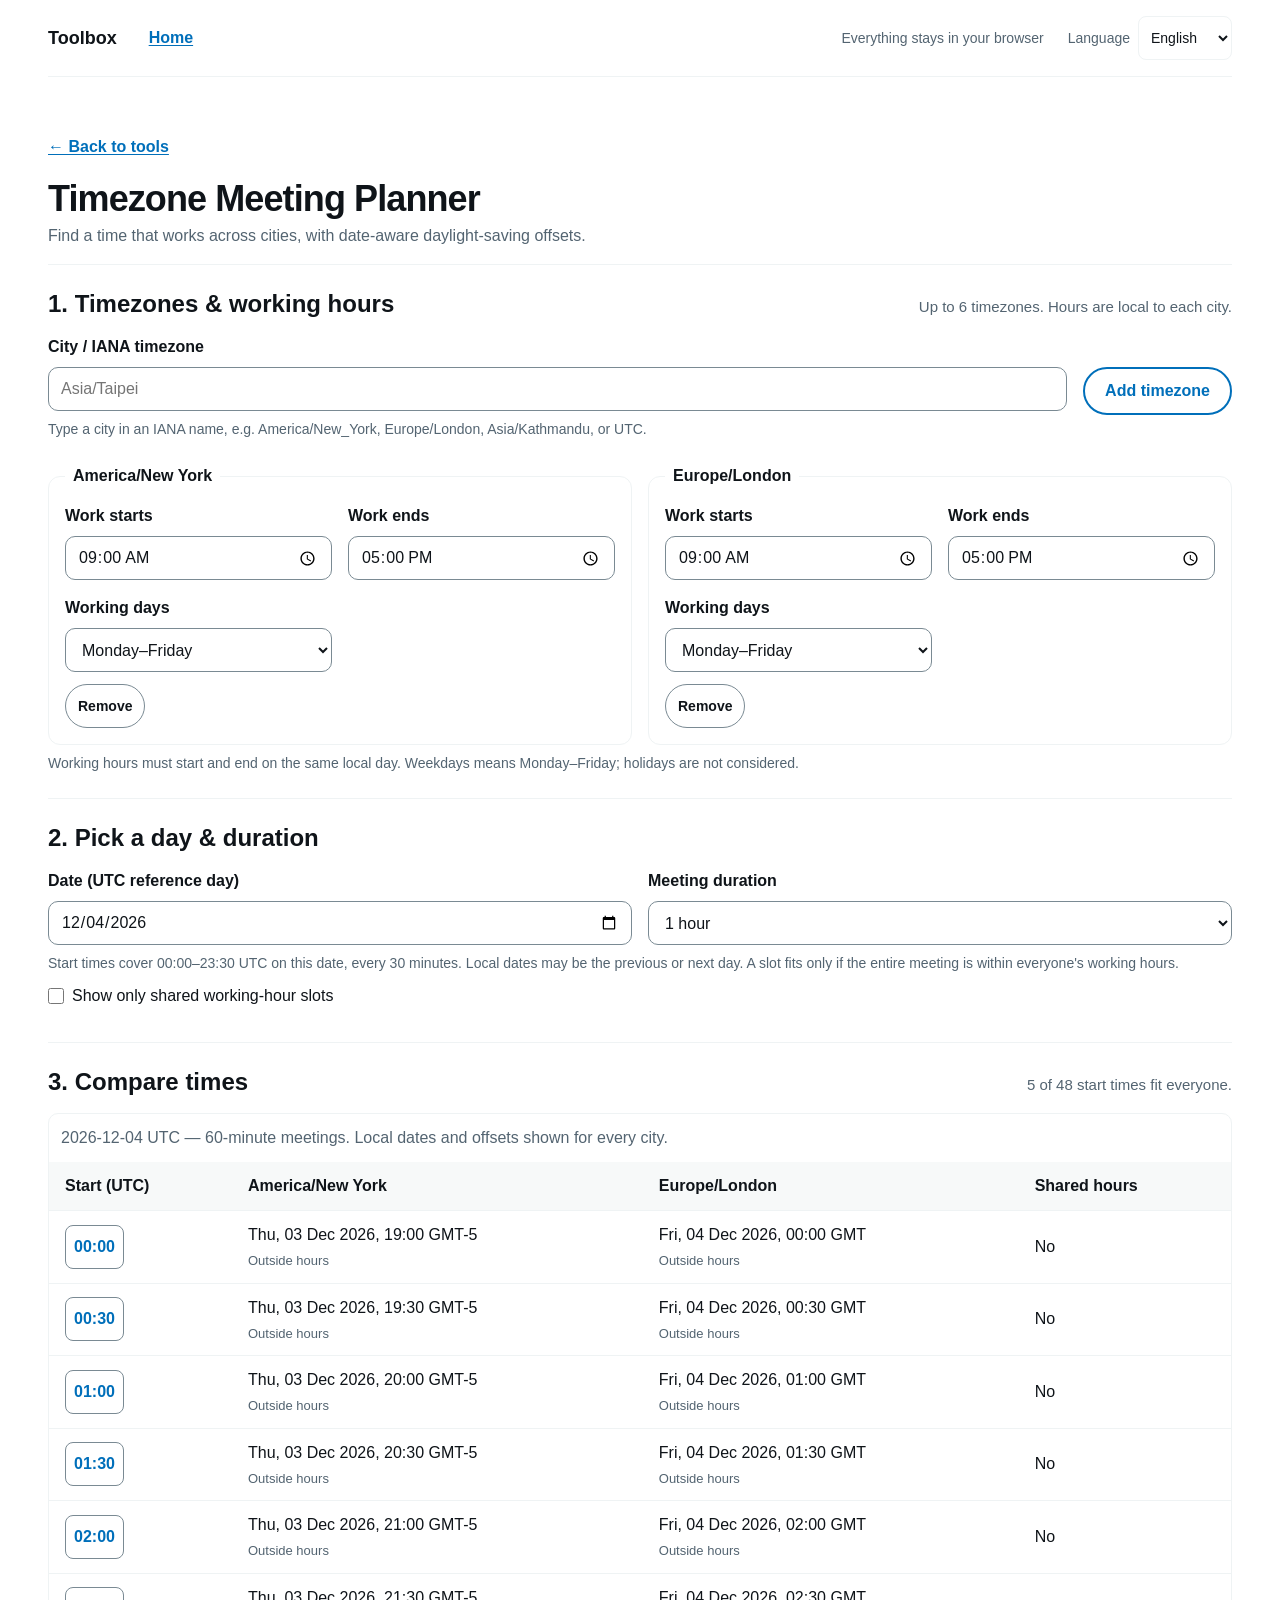
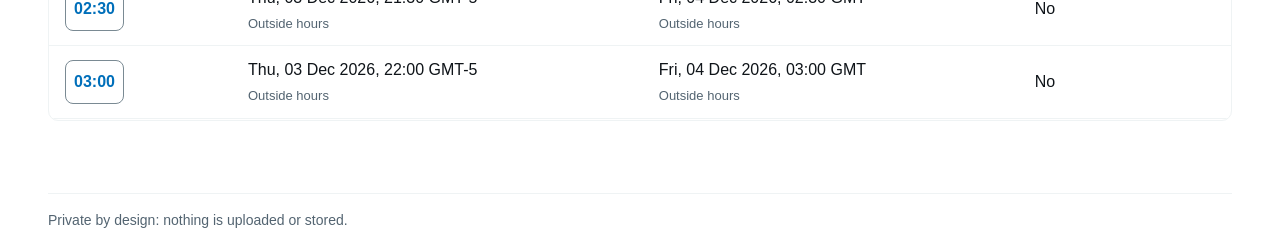
<file: tools/timezone-meeting-planner/index.html>
<!doctype html>
<html lang="en">
  <head>
    <meta charset="utf-8">
    <meta name="viewport" content="width=device-width, initial-scale=1">
    <meta name="theme-color" content="#FFFFFF">
    <title data-i18n="Timezone Meeting Planner — Toolbox">Timezone Meeting Planner — Toolbox</title>
    <link rel="stylesheet" href="../../assets/css/tokens.css">
    <link rel="stylesheet" href="../../assets/css/base.css">
    <link rel="stylesheet" href="../../assets/css/components.css">
    <script type="module" src="../../assets/js/timezone-meeting-planner.js"></script>
    <script type="module" src="../../assets/js/i18n.js"></script>
  </head>
  <body>
    <header class="site-header">
      <a class="site-name" href="../../">Toolbox</a>
      <nav class="site-nav" aria-label="Main navigation" data-i18n-aria-label="Main navigation"><a class="home-link" href="../../" data-i18n="Home">Home</a></nav>
      <p class="header-note" data-i18n="Everything stays in your browser">Everything stays in your browser</p>
    </header>
    <main class="page-content tool-page">
      <div class="tool-toolbar"><div class="tool-heading">
        <a class="back-link" href="../../" data-i18n="← Back to tools">← Back to tools</a>
        <h1 data-i18n="Timezone Meeting Planner">Timezone Meeting Planner</h1><p data-i18n="Find a time that works across cities, with date-aware daylight-saving offsets.">Find a time that works across cities, with date-aware daylight-saving offsets.</p>
      </div></div>
      <noscript><p class="tool-warning" data-i18n="Turn on JavaScript to use this tool.">Turn on JavaScript to use this tool.</p></noscript>
      <div class="tool-error" id="tool-error" role="alert" hidden></div>
      <section class="tool-section" aria-labelledby="zones-heading">
        <div class="section-heading"><h2 id="zones-heading" data-i18n="1. Timezones &amp; working hours">1. Timezones &amp; working hours</h2><p data-i18n="Up to 6 timezones. Hours are local to each city.">Up to 6 timezones. Hours are local to each city.</p></div>
        <form id="add-zone-form" class="inline-form">
          <div class="field-control"><label for="zone-input" data-i18n="City / IANA timezone">City / IANA timezone</label><input id="zone-input" type="text" list="zone-options" placeholder="Asia/Taipei" required maxlength="100" autocomplete="off" aria-describedby="zone-hint"><datalist id="zone-options"></datalist><span class="field-hint" id="zone-hint" data-i18n="Type a city in an IANA name, e.g. America/New_York, Europe/London, Asia/Kathmandu, or UTC.">Type a city in an IANA name, e.g. America/New_York, Europe/London, Asia/Kathmandu, or UTC.</span></div>
          <button class="pill-link pill-link--secondary" id="add-zone" type="submit" data-i18n="Add timezone">Add timezone</button>
        </form>
        <div id="participants" class="participant-list"></div>
        <p class="field-hint" data-i18n="Working hours must start and end on the same local day. Weekdays means Monday–Friday; holidays are not considered.">Working hours must start and end on the same local day. Weekdays means Monday–Friday; holidays are not considered.</p>
      </section>
      <section class="tool-section" aria-labelledby="date-heading">
        <div class="section-heading"><h2 id="date-heading" data-i18n="2. Pick a day &amp; duration">2. Pick a day &amp; duration</h2></div>
        <div class="compact-grid">
          <div class="field-control"><label for="meeting-date" data-i18n="Date (UTC reference day)">Date (UTC reference day)</label><input id="meeting-date" type="date" min="2000-01-01" max="2100-12-31" required aria-describedby="date-hint"></div>
          <div class="field-control"><label for="duration" data-i18n="Meeting duration">Meeting duration</label><select id="duration"><option value="30" data-i18n="30 minutes">30 minutes</option><option value="60" selected data-i18n="1 hour">1 hour</option><option value="90" data-i18n="1½ hours">1½ hours</option><option value="120" data-i18n="2 hours">2 hours</option></select></div>
        </div>
        <p class="field-hint" id="date-hint" data-i18n="Start times cover 00:00–23:30 UTC on this date, every 30 minutes. Local dates may be the previous or next day. A slot fits only if the entire meeting is within everyone's working hours.">Start times cover 00:00–23:30 UTC on this date, every 30 minutes. Local dates may be the previous or next day. A slot fits only if the entire meeting is within everyone's working hours.</p>
        <label class="checkbox-control"><input id="only-overlap" type="checkbox"><span data-i18n="Show only shared working-hour slots">Show only shared working-hour slots</span></label>
      </section>
      <section class="tool-section" aria-labelledby="slots-heading">
        <div class="section-heading"><h2 id="slots-heading" data-i18n="3. Compare times">3. Compare times</h2><p id="slot-summary" role="status" aria-live="polite"></p></div>
        <p class="tool-warning" id="no-overlap" hidden data-i18n="No shared working-hour slots on this UTC day. Try a different day, duration, or working hours.">No shared working-hour slots on this UTC day. Try a different day, duration, or working hours.</p>
        <div class="table-scroll planner-scroll" tabindex="0" role="region" aria-label="Timezone comparison table" data-i18n-aria-label="Timezone comparison table">
          <table class="data-table planner-table"><caption id="table-caption" data-i18n="Meeting start times and full-duration availability">Meeting start times and full-duration availability</caption><thead id="slots-head"></thead><tbody id="slots-body"></tbody></table>
        </div>
      </section>
      <section class="tool-section" id="selection-section" aria-labelledby="selection-heading" hidden>
        <div class="section-heading"><h2 id="selection-heading" data-i18n="Selected meeting">Selected meeting</h2><p id="selection-availability"></p></div>
        <div class="field-control"><label for="meeting-summary" data-i18n="Times to share">Times to share</label><textarea id="meeting-summary" rows="7" readonly spellcheck="false"></textarea></div>
        <div class="download-actions"><button class="pill-link pill-link--secondary" id="copy-meeting" type="button" data-i18n="Copy meeting times">Copy meeting times</button></div>
        <p class="tool-status" id="copy-status" role="status" aria-live="polite"></p>
      </section>
    </main>
    <footer class="site-footer"><p data-i18n="Private by design: nothing is uploaded or stored.">Private by design: nothing is uploaded or stored.</p></footer>
  </body>
</html>
</file>
<file: assets/css/tokens.css>
:root {
  color-scheme: light;

  --canvas: #FFFFFF;
  --surface: #F7F9F9;
  --text: #0F1419;
  --text-secondary: #536471;
  --divider: #EFF3F4;
  --border: #7A8A93;
  --accent: #1D9BF0;
  --accent-contrast: #006FBA;
  --success: #067647;
  --danger: #B42318;
  --warning: #B54708;
}
</file>
<file: assets/css/base.css>
*,
*::before,
*::after {
  box-sizing: border-box;
}

:root {
  --space-1: 0.25rem;
  --space-2: 0.5rem;
  --space-3: 0.75rem;
  --space-4: 1rem;
  --space-6: 1.5rem;
  --space-8: 2rem;
}

html {
  background: var(--canvas);
  color: var(--text);
  font-family: -apple-system, BlinkMacSystemFont, "Segoe UI", sans-serif;
  font-size: 16px;
  line-height: 1.5;
  text-size-adjust: 100%;
  -webkit-text-size-adjust: 100%;
}

body {
  display: flex;
  flex-direction: column;
  min-width: 0;
  min-height: 100vh;
  margin: 0;
}

a {
  color: var(--accent-contrast);
  text-underline-offset: 0.15em;
}

a:hover {
  text-decoration-thickness: 2px;
}

a:focus-visible,
button:focus-visible,
input:focus-visible,
select:focus-visible,
textarea:focus-visible {
  outline: 3px solid var(--accent-contrast);
  outline-offset: 3px;
}

.site-header,
.page-content,
.site-footer {
  width: min(100% - 2rem, 74rem);
  margin-inline: auto;
}

.site-header {
  padding-block: var(--space-4);
  border-bottom: 1px solid var(--divider);
}

.site-name {
  display: inline-flex;
  min-height: 44px;
  align-items: center;
  color: var(--text);
  font-size: 1.125rem;
  font-weight: 700;
  text-decoration: none;
}

.language-control {
  display: flex;
  align-items: center;
  gap: var(--space-2);
  min-width: 0;
  color: var(--text-secondary);
  font-size: 0.875rem;
}

.language-control select {
  min-height: 44px;
  max-width: 100%;
  padding: 0.5rem;
  border: 1px solid var(--divider);
  border-radius: 0.5rem;
  background: var(--canvas);
  color: var(--text);
  font: inherit;
}

.page-content {
  flex: 1;
  padding-block: clamp(2rem, 6vw, 4rem);
}

h1,
h2,
p {
  margin-block: 0 var(--space-4);
}

h1 {
  font-size: 2rem;
  line-height: 1.2;
}

h2 {
  font-size: 1.25rem;
  line-height: 1.3;
}

.site-footer {
  padding-block: var(--space-4);
  border-top: 1px solid var(--divider);
  color: var(--text-secondary);
  font-size: 0.875rem;
}

.site-footer p {
  margin: 0;
}

@media (prefers-reduced-motion: reduce) {
  *,
  *::before,
  *::after {
    scroll-behavior: auto !important;
    animation-duration: 0.01ms !important;
    animation-iteration-count: 1 !important;
    transition-duration: 0.01ms !important;
  }
}
</file>
<file: assets/css/components.css>
.site-header {
  display: flex;
  flex-wrap: wrap;
  align-items: center;
  gap: var(--space-2) var(--space-6);
}

.site-nav {
  display: flex;
  align-items: center;
}

.home-link {
  display: inline-flex;
  min-height: 44px;
  align-items: center;
  padding-inline: var(--space-2);
  font-weight: 600;
}

.home-link[aria-current="page"] {
  text-decoration-thickness: 2px;
  text-underline-offset: 0.3em;
}

.header-note {
  margin: 0 0 0 auto;
  color: var(--text-secondary);
  font-size: 0.875rem;
}

.hero {
  max-width: 54rem;
  padding-block: clamp(0.5rem, 2vw, 1.5rem) clamp(2rem, 5vw, 3rem);
}

.eyebrow {
  margin-bottom: var(--space-2);
  color: var(--text-secondary);
  font-size: 0.875rem;
  font-weight: 600;
  letter-spacing: 0.025em;
}

.hero h1 {
  max-width: 16ch;
  margin-bottom: var(--space-3);
  font-size: clamp(2.125rem, 5vw, 3.5rem);
  letter-spacing: -0.035em;
  line-height: 1.08;
  overflow-wrap: anywhere;
}

.hero-purpose {
  max-width: 42rem;
  margin-bottom: var(--space-6);
  color: var(--text-secondary);
  font-size: clamp(1.0625rem, 2vw, 1.25rem);
}

.pill-link {
  display: inline-flex;
  min-height: 44px;
  max-width: 100%;
  align-items: center;
  justify-content: center;
  padding: 0.625rem 1.25rem;
  border: 1px solid transparent;
  border-radius: 999px;
  font-weight: 700;
  line-height: 1.25;
  overflow-wrap: anywhere;
  text-align: center;
  text-decoration: none;
  transition: background-color 150ms ease, color 150ms ease;
}

.pill-link--primary {
  background: var(--accent-contrast);
  color: #FFFFFF;
}

.pill-link--primary:hover {
  background: #005A99;
  color: #FFFFFF;
  text-decoration: none;
}

.pill-link--secondary {
  border-color: var(--accent-contrast);
  border-width: 2px;
  background: var(--canvas);
  color: var(--accent-contrast);
}

.pill-link--secondary:hover {
  background: var(--surface);
  text-decoration: none;
}

.registry-section {
  border-top: 1px solid var(--divider);
  padding-top: var(--space-6);
}

.section-heading {
  display: flex;
  flex-wrap: wrap;
  align-items: baseline;
  justify-content: space-between;
  gap: var(--space-2) var(--space-4);
  margin-bottom: var(--space-4);
}

.section-heading h2 {
  margin: 0;
  font-size: 1.5rem;
  line-height: 1.25;
}

.section-heading p {
  margin: 0;
  color: var(--text-secondary);
  font-size: 0.9375rem;
}

.tool-grid {
  display: grid;
  grid-template-columns: minmax(0, 1fr);
  gap: var(--space-4);
  margin: 0;
  padding: 0;
  list-style: none;
}

.tool-grid > li {
  min-width: 0;
}

.tool-card {
  display: flex;
  min-width: 0;
  min-height: 100%;
  flex-direction: column;
  align-items: flex-start;
  padding: clamp(1rem, 2.5vw, 1.5rem);
  border: 1px solid var(--divider);
  border-radius: 0.75rem;
  background: var(--surface);
}

.tool-card h3 {
  margin: 0 0 var(--space-2);
  font-size: 1.25rem;
  line-height: 1.3;
  overflow-wrap: anywhere;
}

.tool-card p {
  margin: 0 0 var(--space-4);
  color: var(--text-secondary);
  overflow-wrap: anywhere;
}

.tool-card .pill-link {
  margin-top: auto;
}

.tool-card--placeholder {
  border-style: dashed;
  color: var(--text-secondary);
}

.tool-card--placeholder h3 {
  color: var(--text-secondary);
}

.tool-card--placeholder p {
  margin-bottom: 0;
}

.script-note {
  margin-top: var(--space-4);
  color: var(--text-secondary);
}

.stub-state {
  max-width: 48rem;
  padding-block: var(--space-4);
  border-top: 1px solid var(--divider);
}

.stub-state h2 {
  margin: 0 0 var(--space-2);
}

.stub-state p {
  margin: 0;
  color: var(--text-secondary);
}

/* Tool pages */
.tool-page [hidden] {
  display: none !important;
}

.tool-page {
  width: min(100% - 2rem, 74rem);
  padding-block: clamp(1.5rem, 4vw, 3rem);
}

.tool-toolbar {
  display: flex;
  flex-wrap: wrap;
  align-items: flex-end;
  justify-content: space-between;
  gap: var(--space-4);
  margin-bottom: var(--space-4);
}

.tool-heading {
  min-width: 0;
}

.tool-heading h1 {
  margin: 0 0 var(--space-1);
  font-size: clamp(1.75rem, 4vw, 2.25rem);
  letter-spacing: -0.025em;
  overflow-wrap: anywhere;
}

.tool-heading p {
  margin: 0;
  color: var(--text-secondary);
}

.back-link {
  display: inline-flex;
  min-height: 44px;
  align-items: center;
  margin-bottom: var(--space-2);
  font-weight: 600;
}

.stitch-button,
.download-actions .pill-link {
  min-height: 44px;
  border: 1px solid transparent;
  cursor: pointer;
  font: inherit;
  font-weight: 700;
}

.run-action {
  display: grid;
  justify-items: end;
  gap: var(--space-1);
}

.run-explanation {
  max-width: 34ch;
  margin: 0;
  color: var(--text-secondary);
  font-size: 0.8125rem;
  text-align: right;
  overflow-wrap: anywhere;
}

.run-explanation--error {
  color: #912018;
}

.stitch-button:disabled,
.download-actions .pill-link:disabled,
.remove-file:disabled {
  cursor: not-allowed;
  opacity: 0.55;
}

.tool-status,
.tool-error,
.tool-warning {
  margin-block: var(--space-3);
  padding: 0.75rem 1rem;
  border-radius: 0.625rem;
  overflow-wrap: anywhere;
  white-space: pre-line;
}

.tool-status:empty {
  display: none;
}

.tool-status:not(:empty) {
  border: 1px solid var(--border);
  background: var(--surface);
}

.tool-status[data-state="loading"] {
  border-color: var(--accent-contrast);
  background: #EAF5FC;
  color: #004E83;
}

.tool-status[data-state="success"] {
  border-color: var(--success);
  background: #ECFDF3;
  color: #05603A;
}

.tool-status[data-state="warning"] {
  border-color: var(--warning);
  background: #FFFAEB;
  color: #7A2E0E;
}

.tool-status[data-state="error"] {
  border-color: var(--danger);
  background: #FEF3F2;
  color: #912018;
}

.tool-error {
  border: 1px solid #D92D20;
  background: #FEF3F2;
  color: #912018;
}

.tool-warning,
.report-warning {
  border: 1px solid #F2CC8F;
  background: #FFFAEB;
  color: #7A2E0E;
}

.tool-section {
  min-width: 0;
  padding-block: var(--space-6);
  border-top: 1px solid var(--divider);
}

.tool-section .section-heading {
  align-items: baseline;
  margin-bottom: var(--space-4);
}

.tool-section .section-heading h2 {
  margin: 0;
}

.tool-section .section-heading p {
  color: var(--text-secondary);
}

.dropzone {
  position: relative;
  display: flex;
  min-height: 9rem;
  flex-direction: column;
  align-items: center;
  justify-content: center;
  gap: var(--space-2);
  padding: var(--space-6);
  border: 2px dashed var(--border);
  border-radius: 0.75rem;
  background: var(--surface);
  cursor: pointer;
  text-align: center;
}

.dropzone:focus-within,
.dropzone--active {
  border-color: var(--accent-contrast);
  outline: 3px solid var(--accent-contrast);
  outline-offset: 3px;
}

.dropzone-title {
  font-size: 1.125rem;
  font-weight: 700;
}

.dropzone-detail {
  max-width: 58ch;
  color: var(--text-secondary);
  overflow-wrap: anywhere;
}

.visually-hidden {
  position: absolute;
  width: 1px;
  height: 1px;
  padding: 0;
  margin: -1px;
  overflow: hidden;
  clip: rect(0, 0, 0, 0);
  white-space: nowrap;
  border: 0;
}

.field-hint,
.exif-note {
  display: block;
  margin: var(--space-2) 0 0;
  color: var(--text-secondary);
  font-size: 0.875rem;
  overflow-wrap: anywhere;
}

.file-list-heading {
  display: flex;
  flex-wrap: wrap;
  align-items: baseline;
  justify-content: space-between;
  gap: var(--space-2) var(--space-4);
  margin-top: var(--space-6);
}

.file-list-heading h3,
.file-list-heading p {
  margin: 0;
}

.file-list-heading h3,
.report-grid h3 {
  font-size: 1rem;
}

.file-list-heading p {
  color: var(--text-secondary);
  font-size: 0.875rem;
}

.file-list {
  margin: 0;
  padding: 0;
  border-top: 1px solid var(--divider);
  list-style: none;
}

.file-row {
  display: flex;
  min-width: 0;
  align-items: center;
  justify-content: space-between;
  gap: var(--space-3);
  padding-block: var(--space-3);
  border-bottom: 1px solid var(--divider);
}

.file-row-info {
  display: grid;
  min-width: 0;
  gap: var(--space-1);
}

.file-name,
.file-details {
  overflow-wrap: anywhere;
  word-break: break-word;
}

.file-details {
  color: var(--text-secondary);
  font-size: 0.875rem;
}

.file-row--error .file-details {
  color: #912018;
}

.remove-file {
  flex: 0 0 auto;
  min-width: 5rem;
  min-height: 44px;
  padding: 0.5rem 0.75rem;
  border: 1px solid var(--border);
  border-radius: 999px;
  background: var(--canvas);
  color: var(--text);
  cursor: pointer;
  font: inherit;
  font-size: 0.875rem;
  font-weight: 600;
}

.remove-file:hover:not(:disabled) {
  background: var(--surface);
}

.file-list-empty {
  padding-block: var(--space-4);
  color: var(--text-secondary);
}

.options-grid {
  display: grid;
  min-width: 0;
  grid-template-columns: minmax(0, 1fr);
  gap: var(--space-4);
}

.axis-control {
  min-width: 0;
  margin: 0;
  padding: 0;
  border: 0;
}

.axis-control legend,
.field-control > label {
  margin-bottom: var(--space-2);
  font-weight: 700;
}

.segmented-control {
  display: flex;
  flex-wrap: wrap;
  gap: var(--space-2);
}

.segmented-control label {
  display: inline-flex;
  min-height: 44px;
  align-items: center;
  gap: var(--space-2);
  padding: 0.5rem 0.875rem;
  border: 1px solid var(--border);
  border-radius: 999px;
  cursor: pointer;
  font-weight: 600;
}

.segmented-control label:has(input:checked) {
  border-color: var(--accent-contrast);
  background: #EAF5FC;
  color: #004E83;
}

.segmented-control input,
.checkbox-control input {
  width: 1rem;
  height: 1rem;
  margin: 0;
  accent-color: var(--accent-contrast);
}

.field-control {
  display: flex;
  min-width: 0;
  flex-direction: column;
  align-items: flex-start;
}

.field-control input[type="number"] {
  width: min(100%, 9rem);
  min-height: 44px;
  padding: 0.5rem 0.75rem;
  border: 1px solid var(--border);
  border-radius: 0.625rem;
  background: var(--canvas);
  color: var(--text);
  font: inherit;
}

.field-control input[aria-invalid="true"] {
  border-color: #B42318;
}

.field-error {
  margin-top: var(--space-1);
  color: #912018;
  font-size: 0.875rem;
}

.checkbox-controls {
  display: grid;
  gap: var(--space-1);
  align-content: start;
}

.checkbox-control {
  display: flex;
  min-height: 44px;
  align-items: center;
  gap: var(--space-2);
  cursor: pointer;
}

.exif-note {
  margin: 0 0 var(--space-6);
}

.report-grid {
  display: grid;
  min-width: 0;
  grid-template-columns: minmax(0, 1fr);
  gap: var(--space-6);
}

.report-grid > * {
  min-width: 0;
}

.ordered-files,
.seam-costs {
  padding-left: 1.5rem;
  overflow-wrap: anywhere;
}

.ordered-files li,
.seam-costs li {
  padding-block: var(--space-1);
}

.cost-summary {
  display: grid;
  grid-template-columns: minmax(10rem, auto) minmax(0, 1fr);
  gap: var(--space-2) var(--space-4);
  margin-block: var(--space-4);
  overflow-wrap: anywhere;
}

.cost-summary dt {
  color: var(--text-secondary);
}

.cost-summary dd {
  margin: 0;
  font-variant-numeric: tabular-nums;
  font-weight: 600;
  overflow-wrap: anywhere;
}

.report-notes p {
  margin-block: 0 var(--space-2);
  padding: 0.625rem 0.75rem;
  border-radius: 0.5rem;
  overflow-wrap: anywhere;
}

.matrix-scroll {
  max-width: 100%;
  max-height: 26rem;
  overflow: auto;
  border: 1px solid var(--border);
  border-radius: 0.625rem;
  background: var(--canvas);
}

.matrix-scroll:focus-visible {
  outline: 3px solid var(--accent-contrast);
  outline-offset: 3px;
}

.cost-matrix {
  width: max-content;
  min-width: 100%;
  border-collapse: separate;
  border-spacing: 0;
  font-size: 0.8125rem;
  font-variant-numeric: tabular-nums;
}

.cost-matrix caption {
  padding: var(--space-3);
  color: var(--text-secondary);
  text-align: left;
}

.cost-matrix th,
.cost-matrix td {
  min-width: 5rem;
  padding: 0.625rem;
  border-top: 1px solid var(--divider);
  border-right: 1px solid var(--divider);
  text-align: right;
  white-space: nowrap;
}

.cost-matrix th {
  max-width: 12rem;
  background: var(--surface);
  font-weight: 700;
  overflow: hidden;
  text-overflow: ellipsis;
}

.cost-matrix th:first-child {
  position: sticky;
  left: 0;
  z-index: 1;
  text-align: left;
}

.cost-matrix thead th {
  position: sticky;
  top: 0;
  z-index: 2;
}

.cost-matrix thead th:first-child {
  z-index: 3;
}

.preview-frame {
  display: flex;
  min-height: 5rem;
  align-items: center;
  justify-content: center;
  padding: var(--space-3);
  border: 1px solid var(--divider);
  background: var(--surface);
  overflow: hidden;
}

.preview-frame canvas {
  display: block;
  max-width: 100%;
  max-height: min(70vh, 35rem);
  width: auto;
  height: auto;
  object-fit: contain;
}

.preview-frame img {
  display: block;
  max-width: 100%;
  max-height: min(70vh, 35rem);
  object-fit: contain;
}

.compact-grid {
  display: grid;
  grid-template-columns: repeat(auto-fit, minmax(min(100%, 12rem), 1fr));
  gap: var(--space-4);
}

.tool-page button.pill-link {
  cursor: pointer;
  font: inherit;
  font-weight: 700;
}

.tool-page button:disabled {
  cursor: not-allowed;
  opacity: 0.55;
}

.field-control input[type="text"],
.field-control input[type="date"],
.field-control input[type="time"] {
  width: 100%;
  min-width: 0;
  min-height: 44px;
  padding: 0.5rem 0.75rem;
  border: 1px solid var(--border);
  border-radius: 0.625rem;
  background: var(--canvas);
  color: var(--text);
  font: inherit;
}

.choice-odds {
  margin-top: var(--space-6);
  padding: 0;
  list-style: none;
}

.choice-odds li {
  display: flex;
  justify-content: space-between;
  gap: var(--space-4);
  padding-block: var(--space-2);
  border-bottom: 1px solid var(--divider);
}

.choice-odds li span:first-child {
  min-width: 0;
  overflow-wrap: anywhere;
}

.choice-odds li span:last-child {
  flex-shrink: 0;
  color: var(--text-secondary);
  font-variant-numeric: tabular-nums;
}

.wheel-frame {
  position: relative;
  width: min(100%, 28rem);
  margin-inline: auto;
  padding-top: 1rem;
  overflow: hidden;
}

.wheel-pointer {
  position: absolute;
  top: 0;
  left: 50%;
  z-index: 1;
  transform: translateX(-50%);
  font-size: 2rem;
  line-height: 1;
}

.wheel-frame canvas {
  display: block;
  width: 100%;
  height: auto;
}

.wheel-result {
  margin-top: var(--space-6);
  font-size: 1.375rem;
  font-weight: 700;
  text-align: center;
  overflow-wrap: anywhere;
}

.table-scroll {
  max-width: 100%;
  overflow: auto;
  border: 1px solid var(--divider);
  border-radius: 0.625rem;
}

.table-scroll:focus-visible {
  outline: 3px solid var(--accent-contrast);
  outline-offset: 3px;
}

.data-table {
  width: 100%;
  border-collapse: collapse;
  font-variant-numeric: tabular-nums;
  text-align: left;
}

.data-table caption {
  padding: var(--space-3);
  color: var(--text-secondary);
  text-align: left;
}

.data-table th,
.data-table td {
  padding: 0.75rem 1rem;
  border-bottom: 1px solid var(--divider);
}

.data-table thead {
  background: var(--surface);
}

.outcome-chart {
  display: grid;
  gap: var(--space-3);
  margin-bottom: var(--space-6);
}

.outcome-row {
  display: grid;
  grid-template-columns: minmax(5.5rem, 7rem) minmax(0, 1fr) 4.5rem;
  align-items: center;
  gap: var(--space-2);
  font-size: 0.875rem;
  font-variant-numeric: tabular-nums;
}

.outcome-track {
  height: 1rem;
  border-radius: 999px;
  background: var(--surface);
  overflow: hidden;
}

.outcome-fill {
  height: 100%;
  background: var(--accent-contrast);
}

#simulation-progress {
  width: 100%;
  accent-color: var(--accent-contrast);
}

.inline-form {
  display: flex;
  flex-wrap: wrap;
  align-items: flex-start;
  gap: var(--space-4);
}

.inline-form .field-control {
  flex: 1 1 20rem;
}

.inline-form button {
  margin-top: 2rem;
}

.participant-list {
  display: grid;
  grid-template-columns: repeat(auto-fit, minmax(min(100%, 28rem), 1fr));
  gap: var(--space-4);
  margin-top: var(--space-6);
}

.participant-card {
  min-width: 0;
  margin: 0;
  padding: var(--space-4);
  border: 1px solid var(--divider);
  border-radius: 0.75rem;
}

.participant-card legend {
  padding-inline: var(--space-2);
  font-weight: 700;
  overflow-wrap: anywhere;
}

.participant-card .remove-file {
  margin-top: var(--space-3);
}

.planner-scroll {
  max-height: 38rem;
}

.planner-table {
  min-width: 36rem;
}

.planner-table thead th {
  position: sticky;
  top: 0;
  z-index: 1;
  background: var(--surface);
}

.planner-table td {
  min-width: 14rem;
}

.planner-table td:last-child {
  min-width: 7rem;
}

.slot-button {
  min-height: 44px;
  padding: 0.5rem;
  border: 1px solid var(--border);
  border-radius: 0.5rem;
  background: var(--canvas);
  color: var(--accent-contrast);
  cursor: pointer;
  font: inherit;
  font-weight: 700;
}

.slot-availability {
  display: block;
  margin-top: var(--space-1);
  color: var(--text-secondary);
  font-size: 0.8125rem;
}

.slot-availability--working {
  color: var(--success);
}

.slot-overlap {
  background: #ECFDF3;
}

.slot-selected {
  background: #EAF5FC;
}

.field-control select,
.field-control textarea {
  width: 100%;
  min-height: 44px;
  padding: 0.5rem 0.75rem;
  border: 1px solid var(--border);
  border-radius: 0.625rem;
  background: var(--canvas);
  color: var(--text);
  font: inherit;
}

.field-control textarea {
  resize: vertical;
  overflow-wrap: anywhere;
  font-family: monospace;
}

.download-actions {
  display: flex;
  flex-wrap: wrap;
  gap: var(--space-3);
  margin-top: var(--space-4);
}

.download-actions .pill-link {
  justify-content: center;
  padding: 0.625rem 1.25rem;
  border-radius: 999px;
  font-size: 1rem;
  line-height: 1.25;
}

.download-actions .pill-link--secondary {
  border-color: var(--accent-contrast);
  border-width: 2px;
  background: var(--canvas);
  color: var(--accent-contrast);
}

.download-actions .pill-link--secondary:hover:not(:disabled) {
  background: var(--surface);
}

.pill-link--primary:active:not(:disabled),
.stitch-button:active:not(:disabled) {
  background: #005A99;
}

.pill-link--secondary:active:not(:disabled),
.download-actions .pill-link--secondary:active:not(:disabled),
.remove-file:active:not(:disabled) {
  background: var(--surface);
}

@media (min-width: 43.75rem) {
  .tool-grid {
    grid-template-columns: repeat(2, minmax(0, 1fr));
    gap: var(--space-6);
  }

  .options-grid {
    grid-template-columns: minmax(0, 1.2fr) minmax(8rem, 0.6fr) minmax(15rem, 1fr);
    align-items: start;
  }

  .report-grid {
    grid-template-columns: minmax(0, 1fr) minmax(0, 1fr);
  }
}

@media (min-width: 68.75rem) {
  .site-header,
  .page-content,
  .site-footer {
    width: min(100% - 3rem, 74rem);
  }

  .tool-grid {
    gap: var(--space-8);
  }
}

@media (prefers-reduced-motion: reduce) {
  .pill-link {
    transition: none;
  }
}
</file>
